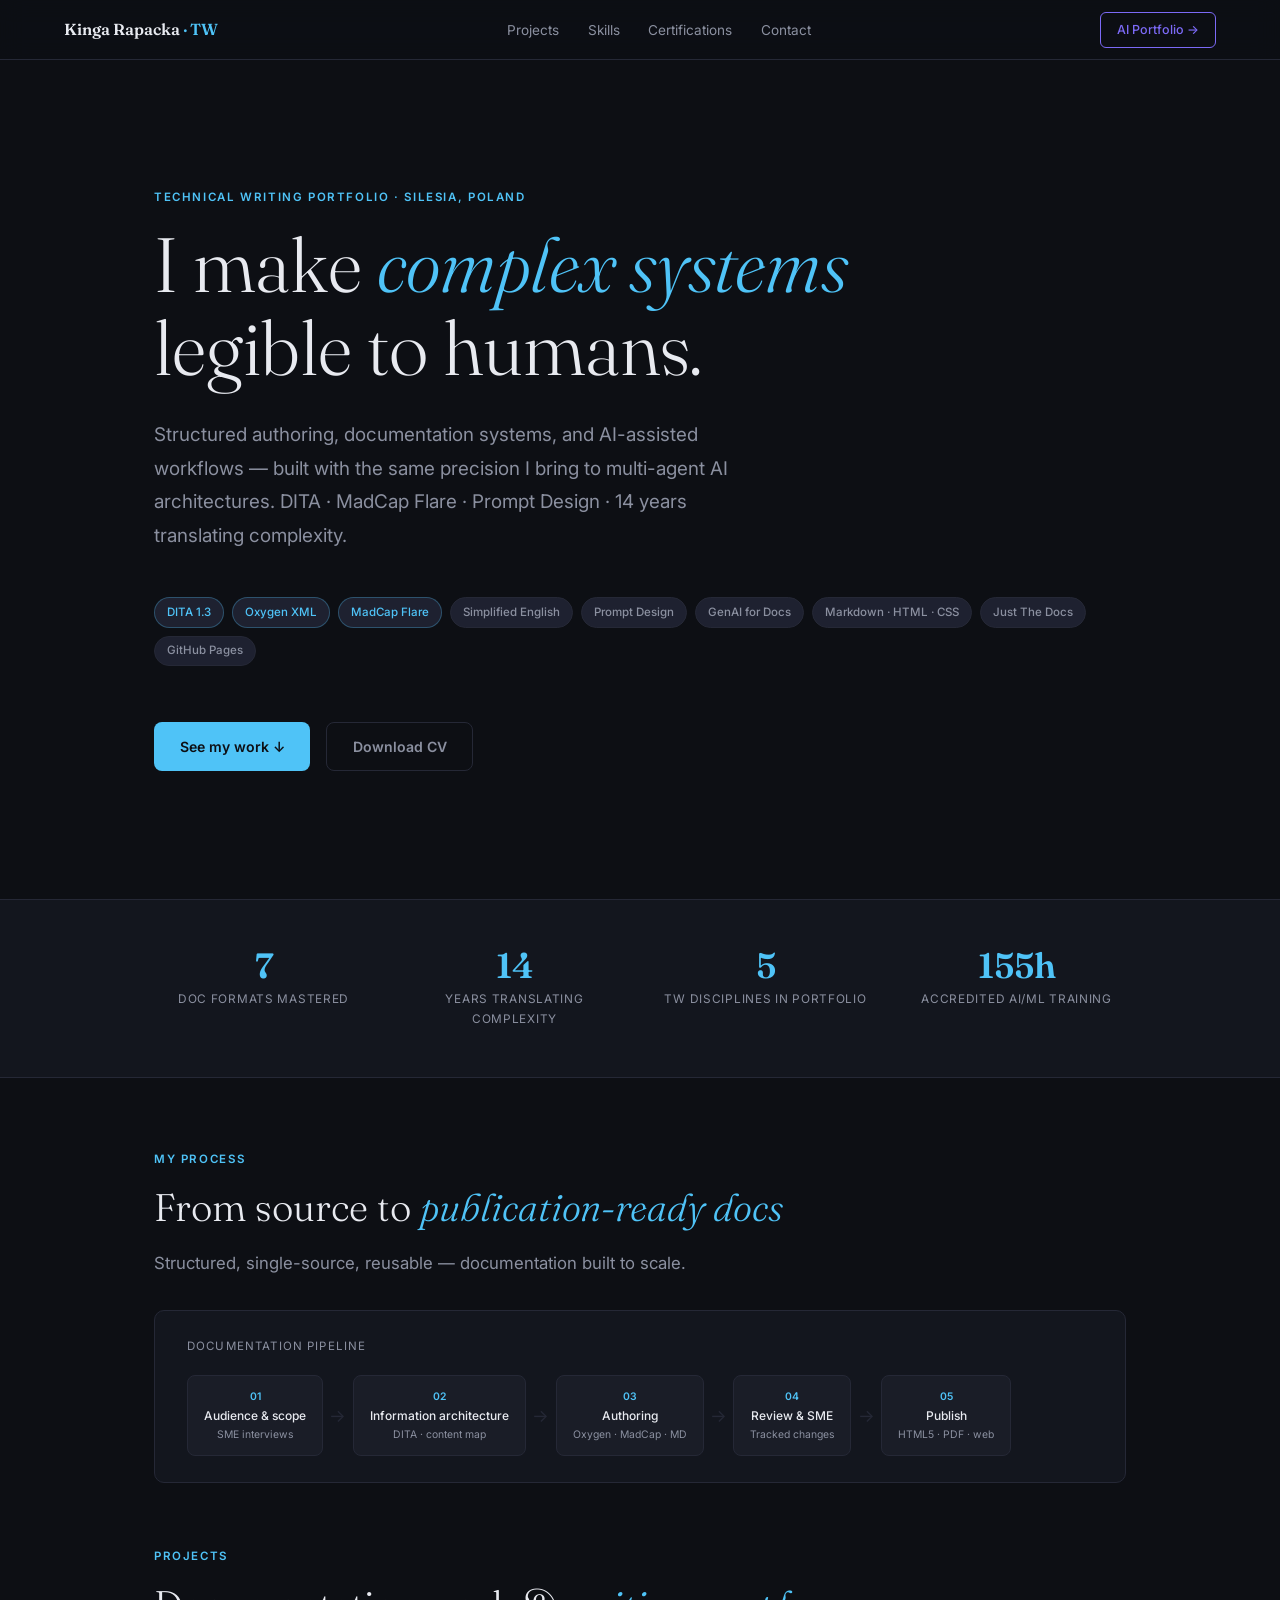
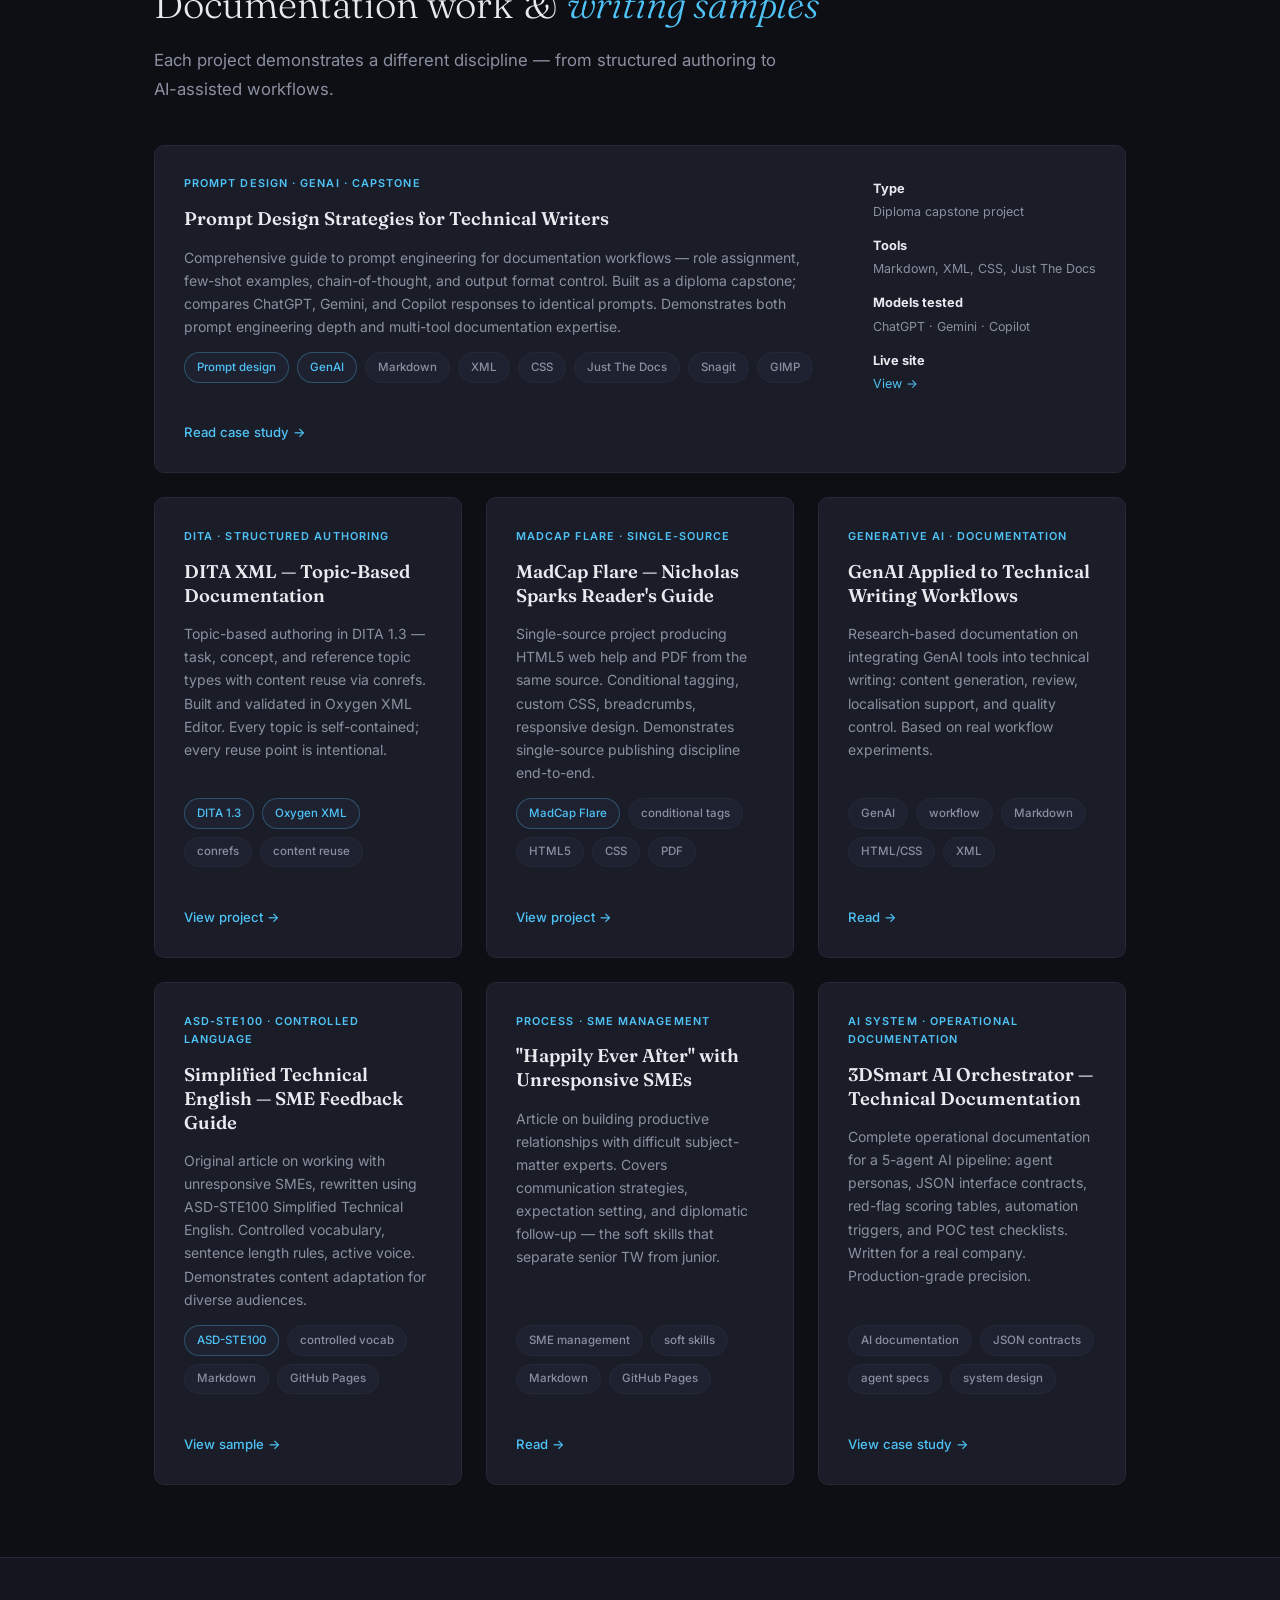
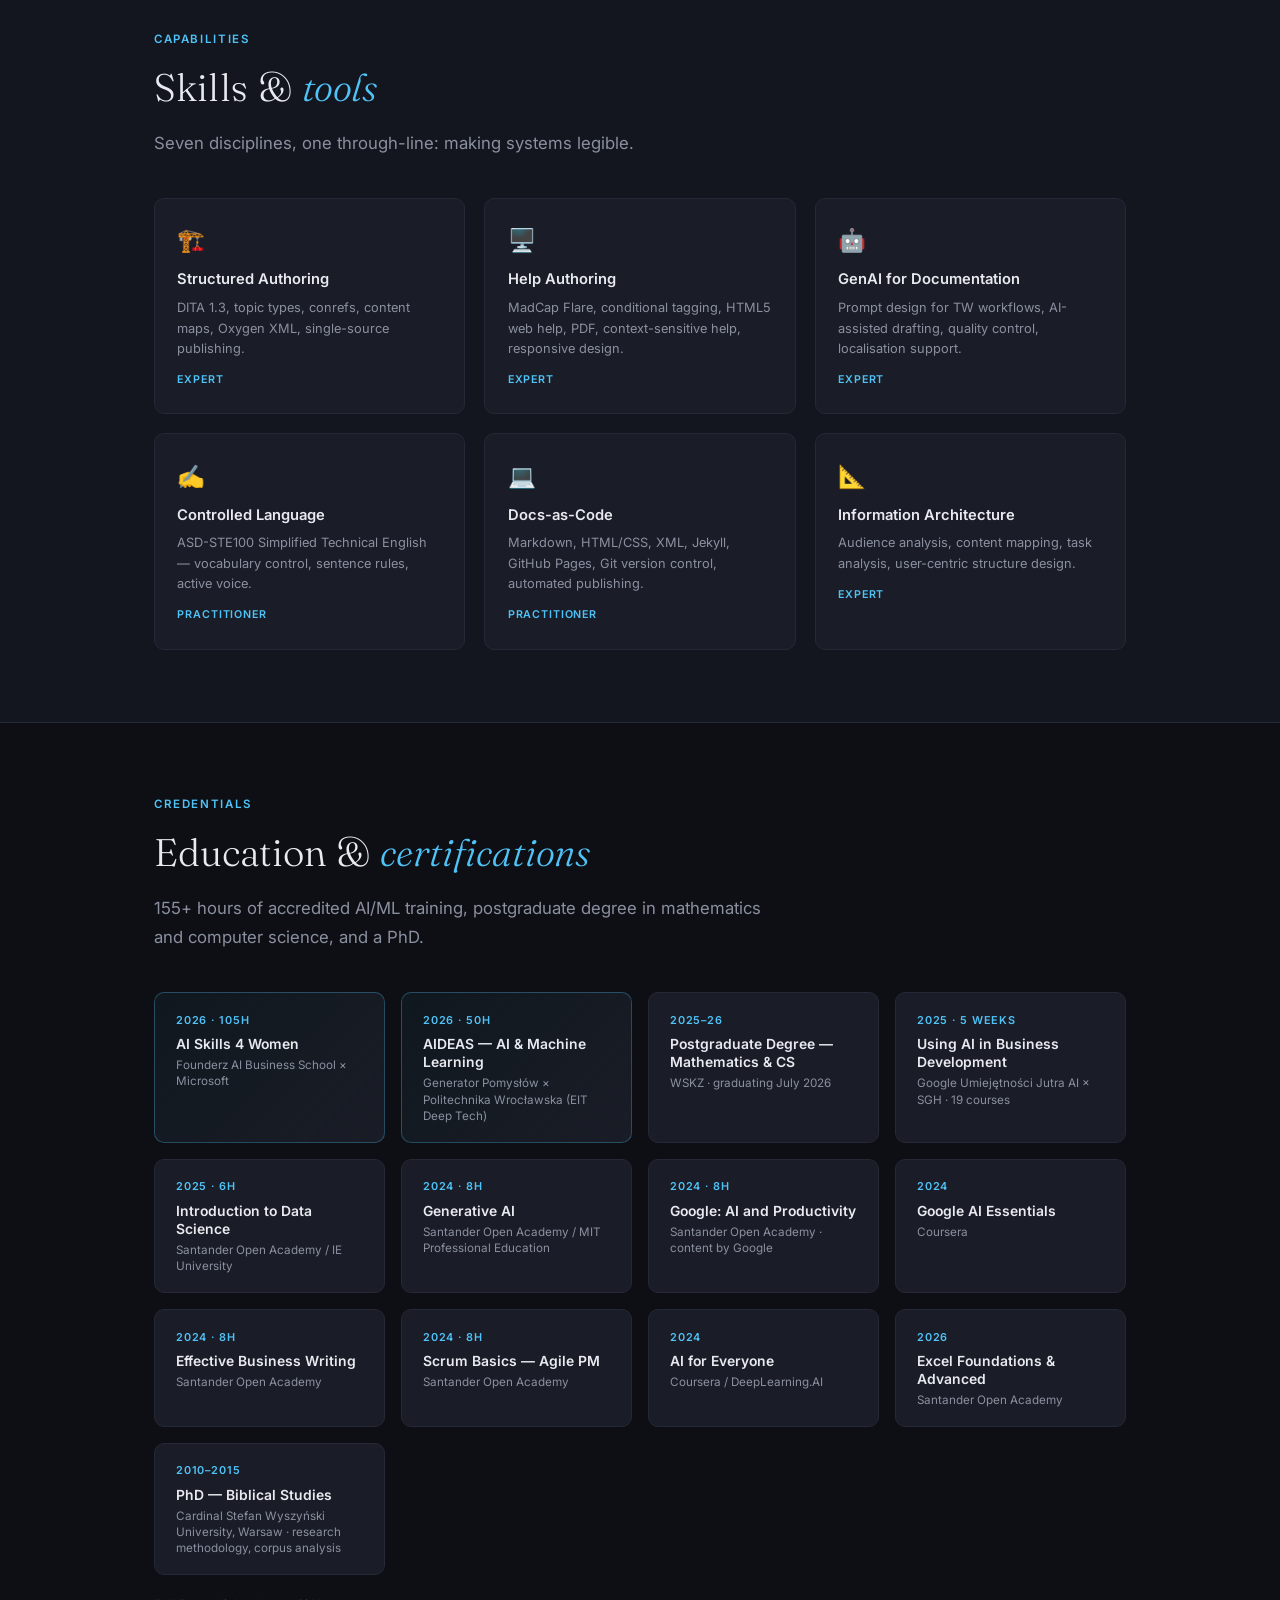
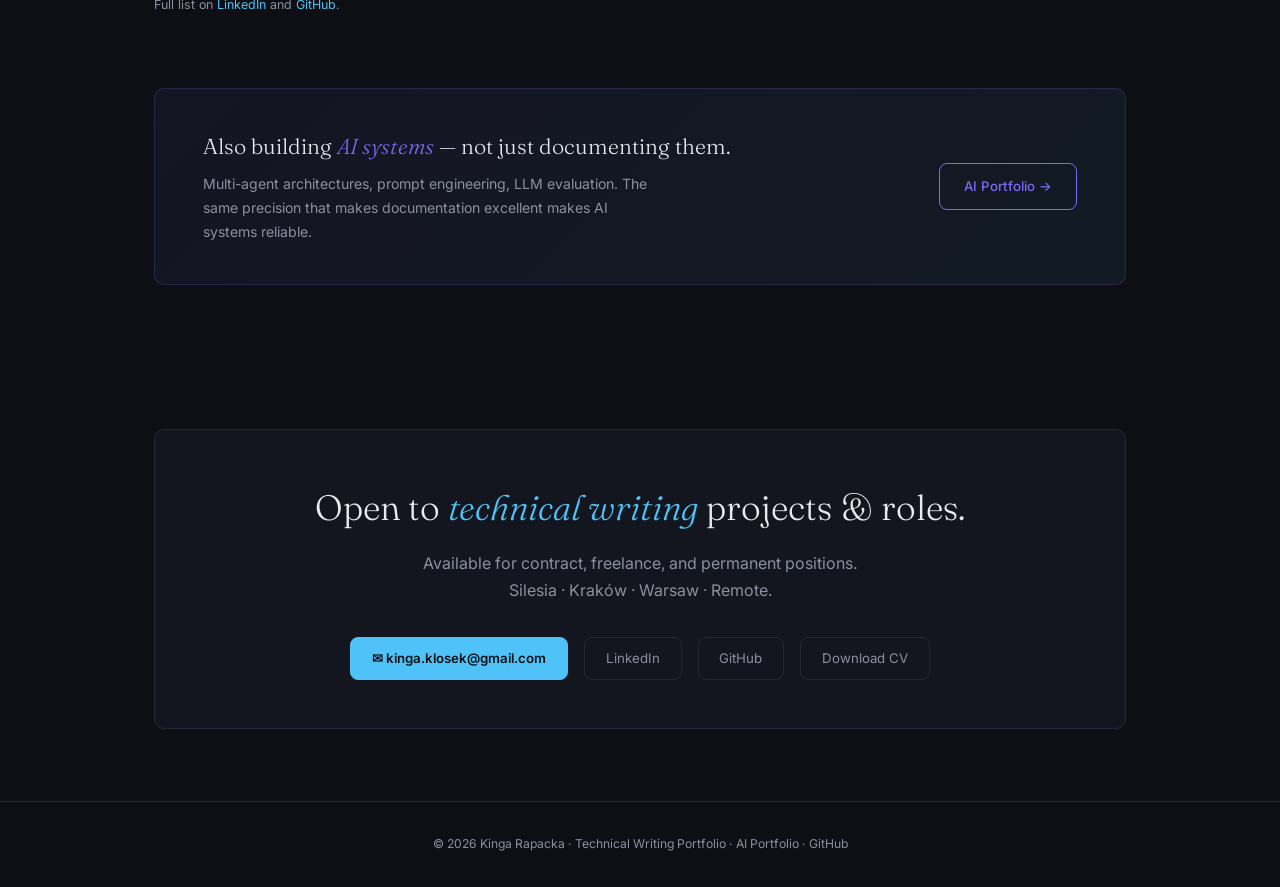
<file: index.html>
<!DOCTYPE html>
<html lang="en">
<head>
  <meta charset="UTF-8" />
  <meta name="viewport" content="width=device-width, initial-scale=1.0" />
  <meta name="description" content="Kinga Rapacka — Technical Writer. DITA, MadCap Flare, structured authoring, prompt design, AI-assisted documentation." />
  <title>Kinga Rapacka — Technical Writer</title>
  <link rel="preconnect" href="https://fonts.googleapis.com" />
  <link rel="preconnect" href="https://fonts.gstatic.com" crossorigin />
  <link href="https://fonts.googleapis.com/css2?family=Inter:wght@300;400;500;600&family=Fraunces:ital,wght@0,300;0,600;1,300;1,600&display=swap" rel="stylesheet" />
  <link rel="stylesheet" href="style.css" />
  <style>
    /* ── HERO (index only) ── */
    .hero { min-height: 88vh; display: flex; flex-direction: column; justify-content: center; padding: clamp(4rem,10vw,8rem) clamp(1.5rem,5vw,4rem); max-width: 1100px; margin: 0 auto; }
    .hero h1 { font-family: var(--ff-display); font-size: clamp(2.8rem,6vw,5rem); font-weight: 300; line-height: 1.08; margin-bottom: 1.8rem; }
    .hero h1 em { font-style: italic; color: var(--accent); }
    .hero-sub { font-size: clamp(1rem,2vw,1.18rem); color: var(--muted); max-width: 620px; margin-bottom: 2.8rem; line-height: 1.78; }
    /* workflow bar */
    .wf-bar { background: var(--bg-mid); border: 1px solid var(--border); border-radius: var(--radius); padding: 1.6rem 2rem; margin-bottom: 4rem; overflow-x: auto; }
    .wf-label { font-size: .72rem; letter-spacing: .1em; text-transform: uppercase; color: var(--muted); margin-bottom: 1.2rem; }
    .wf-steps { display: flex; align-items: center; gap: 0; min-width: max-content; }
    .wf-box { background: var(--bg-card); border: 1px solid var(--border); border-radius: 8px; padding: .7rem 1rem; text-align: center; min-width: 110px; }
    .wf-num { font-size: .65rem; color: var(--accent); font-weight: 600; margin-bottom: .2rem; }
    .wf-name { font-size: .75rem; font-weight: 500; color: var(--text); line-height: 1.3; }
    .wf-sub { font-size: .65rem; color: var(--muted); margin-top: .15rem; }
    .wf-arr { padding: 0 .4rem; color: var(--border); font-size: 1.1rem; }
    /* section spacing */
    .section { max-width: 1100px; margin: 0 auto; padding: 4.5rem clamp(1.5rem,5vw,4rem); }
  </style>
</head>
<body>

<nav>
  <a class="nav-logo" href="index.html">Kinga Rapacka <span>· TW</span></a>
  <ul class="nav-links">
    <li><a href="#projects">Projects</a></li>
    <li><a href="#skills">Skills</a></li>
    <li><a href="#certifications">Certifications</a></li>
    <li><a href="#contact">Contact</a></li>
  </ul>
  <a class="nav-cta" href="https://kinrap.github.io/AI_Portfolio/index.html" target="_blank">AI Portfolio →</a>
</nav>

<!-- ═══ HERO ═══ -->
<div class="hero">
  <p class="eyebrow">Technical Writing Portfolio · Silesia, Poland</p>
  <h1>I make <em>complex systems</em><br>legible to humans.</h1>
  <p class="hero-sub">Structured authoring, documentation systems, and AI-assisted workflows — built with the same precision I bring to multi-agent AI architectures. DITA · MadCap Flare · Prompt Design · 14 years translating complexity.</p>
  <div class="tags">
    <span class="tag accent">DITA 1.3</span>
    <span class="tag accent">Oxygen XML</span>
    <span class="tag accent">MadCap Flare</span>
    <span class="tag">Simplified English</span>
    <span class="tag">Prompt Design</span>
    <span class="tag">GenAI for Docs</span>
    <span class="tag">Markdown · HTML · CSS</span>
    <span class="tag">Just The Docs</span>
    <span class="tag">GitHub Pages</span>
  </div>
  <div class="btn-row">
    <a class="btn btn-primary" href="#projects">See my work ↓</a>
    <a class="btn btn-ghost" href="https://kinrap.github.io/AI_Portfolio/assets/Kinga_Rapacka_CV.pdf" target="_blank">Download CV</a>
  </div>
</div>

<!-- ═══ STATS ═══ -->
<div class="full-bleed">
  <div class="page-wrap">
    <div class="stats-row">
      <div class="stat"><div class="stat-num">7</div><div class="stat-label">doc formats mastered</div></div>
      <div class="stat"><div class="stat-num">14</div><div class="stat-label">years translating complexity</div></div>
      <div class="stat"><div class="stat-num">5</div><div class="stat-label">TW disciplines in portfolio</div></div>
      <div class="stat"><div class="stat-num">155h</div><div class="stat-label">accredited AI/ML training</div></div>
    </div>
  </div>
</div>

<!-- ═══ WORKFLOW ═══ -->
<div class="section">
  <p class="eyebrow">My process</p>
  <h2 class="page-title" style="font-size:clamp(1.7rem,3vw,2.4rem);">From source to <em>publication-ready docs</em></h2>
  <p class="lead" style="margin-bottom:2rem;">Structured, single-source, reusable — documentation built to scale.</p>

  <div class="wf-bar">
    <div class="wf-label">Documentation pipeline</div>
    <div class="wf-steps">
      <div class="wf-box"><div class="wf-num">01</div><div class="wf-name">Audience &amp; scope</div><div class="wf-sub">SME interviews</div></div>
      <div class="wf-arr">→</div>
      <div class="wf-box"><div class="wf-num">02</div><div class="wf-name">Information architecture</div><div class="wf-sub">DITA · content map</div></div>
      <div class="wf-arr">→</div>
      <div class="wf-box"><div class="wf-num">03</div><div class="wf-name">Authoring</div><div class="wf-sub">Oxygen · MadCap · MD</div></div>
      <div class="wf-arr">→</div>
      <div class="wf-box"><div class="wf-num">04</div><div class="wf-name">Review &amp; SME</div><div class="wf-sub">Tracked changes</div></div>
      <div class="wf-arr">→</div>
      <div class="wf-box"><div class="wf-num">05</div><div class="wf-name">Publish</div><div class="wf-sub">HTML5 · PDF · web</div></div>
    </div>
  </div>

  <!-- ═══ PROJECTS ═══ -->
  <p class="eyebrow" id="projects">Projects</p>
  <h2 class="page-title" style="font-size:clamp(1.7rem,3vw,2.4rem);">Documentation work &amp; <em>writing samples</em></h2>
  <p class="lead">Each project demonstrates a different discipline — from structured authoring to AI-assisted workflows.</p>

  <div class="projects-grid">

    <!-- FEATURED -->
    <div class="project-card featured reveal">
      <div class="featured-body">
        <p class="card-eyebrow">Prompt Design · GenAI · Capstone</p>
        <h3 class="card-title">Prompt Design Strategies for Technical Writers</h3>
        <p class="card-desc">Comprehensive guide to prompt engineering for documentation workflows — role assignment, few-shot examples, chain-of-thought, and output format control. Built as a diploma capstone; compares ChatGPT, Gemini, and Copilot responses to identical prompts. Demonstrates both prompt engineering depth and multi-tool documentation expertise.</p>
        <div class="tags">
          <span class="tag accent">Prompt design</span><span class="tag accent">GenAI</span>
          <span class="tag">Markdown</span><span class="tag">XML</span><span class="tag">CSS</span><span class="tag">Just The Docs</span><span class="tag">Snagit</span><span class="tag">GIMP</span>
        </div>
        <a class="card-link" href="projects/prompt-design.html">Read case study →</a>
      </div>
      <div class="featured-meta">
        <div class="meta-row"><strong>Type</strong>Diploma capstone project</div>
        <div class="meta-row"><strong>Tools</strong>Markdown, XML, CSS, Just The Docs</div>
        <div class="meta-row"><strong>Models tested</strong>ChatGPT · Gemini · Copilot</div>
        <div class="meta-row"><strong>Live site</strong><a href="https://kinrap.github.io/GenerativeAIForTechWriters/Docs/WritingInstruction.html" target="_blank" style="color:var(--accent)">View →</a></div>
      </div>
    </div>

    <!-- DITA -->
    <div class="project-card reveal">
      <p class="card-eyebrow">DITA · Structured Authoring</p>
      <h3 class="card-title">DITA XML — Topic-Based Documentation</h3>
      <p class="card-desc">Topic-based authoring in DITA 1.3 — task, concept, and reference topic types with content reuse via conrefs. Built and validated in Oxygen XML Editor. Every topic is self-contained; every reuse point is intentional.</p>
      <div class="tags"><span class="tag accent">DITA 1.3</span><span class="tag accent">Oxygen XML</span><span class="tag">conrefs</span><span class="tag">content reuse</span></div>
      <a class="card-link" href="projects/dita.html">View project →</a>
    </div>

    <!-- MadCap -->
    <div class="project-card reveal">
      <p class="card-eyebrow">MadCap Flare · Single-Source</p>
      <h3 class="card-title">MadCap Flare — Nicholas Sparks Reader's Guide</h3>
      <p class="card-desc">Single-source project producing HTML5 web help and PDF from the same source. Conditional tagging, custom CSS, breadcrumbs, responsive design. Demonstrates single-source publishing discipline end-to-end.</p>
      <div class="tags"><span class="tag accent">MadCap Flare</span><span class="tag">conditional tags</span><span class="tag">HTML5</span><span class="tag">CSS</span><span class="tag">PDF</span></div>
      <a class="card-link" href="projects/madcap.html">View project →</a>
    </div>

    <!-- GenAI for TW -->
    <div class="project-card reveal">
      <p class="card-eyebrow">Generative AI · Documentation</p>
      <h3 class="card-title">GenAI Applied to Technical Writing Workflows</h3>
      <p class="card-desc">Research-based documentation on integrating GenAI tools into technical writing: content generation, review, localisation support, and quality control. Based on real workflow experiments.</p>
      <div class="tags"><span class="tag">GenAI</span><span class="tag">workflow</span><span class="tag">Markdown</span><span class="tag">HTML/CSS</span><span class="tag">XML</span></div>
      <a class="card-link" href="projects/genai-tw.html">Read →</a>
    </div>

    <!-- Simplified English -->
    <div class="project-card reveal">
      <p class="card-eyebrow">ASD-STE100 · Controlled Language</p>
      <h3 class="card-title">Simplified Technical English — SME Feedback Guide</h3>
      <p class="card-desc">Original article on working with unresponsive SMEs, rewritten using ASD-STE100 Simplified Technical English. Controlled vocabulary, sentence length rules, active voice. Demonstrates content adaptation for diverse audiences.</p>
      <div class="tags"><span class="tag accent">ASD-STE100</span><span class="tag">controlled vocab</span><span class="tag">Markdown</span><span class="tag">GitHub Pages</span></div>
      <a class="card-link" href="projects/simplified-english.html">View sample →</a>
    </div>

    <!-- Unresponsive SME -->
    <div class="project-card reveal">
      <p class="card-eyebrow">Process · SME Management</p>
      <h3 class="card-title">"Happily Ever After" with Unresponsive SMEs</h3>
      <p class="card-desc">Article on building productive relationships with difficult subject-matter experts. Covers communication strategies, expectation setting, and diplomatic follow-up — the soft skills that separate senior TW from junior.</p>
      <div class="tags"><span class="tag">SME management</span><span class="tag">soft skills</span><span class="tag">Markdown</span><span class="tag">GitHub Pages</span></div>
      <a class="card-link" href="projects/unresponsive-sme.html">Read →</a>
    </div>

    <!-- 3DSmart -->
    <div class="project-card reveal">
      <p class="card-eyebrow">AI System · Operational Documentation</p>
      <h3 class="card-title">3DSmart AI Orchestrator — Technical Documentation</h3>
      <p class="card-desc">Complete operational documentation for a 5-agent AI pipeline: agent personas, JSON interface contracts, red-flag scoring tables, automation triggers, and POC test checklists. Written for a real company. Production-grade precision.</p>
      <div class="tags"><span class="tag">AI documentation</span><span class="tag">JSON contracts</span><span class="tag">agent specs</span><span class="tag">system design</span></div>
      <a class="card-link" href="https://kinrap.github.io/AI_Portfolio/projects/3dsmart.html" target="_blank">View case study →</a>
    </div>

  </div>
</div><!-- /section -->

<!-- ═══ SKILLS ═══ -->
<div class="full-bleed">
<div class="section" id="skills">
  <p class="eyebrow">Capabilities</p>
  <h2 class="page-title" style="font-size:clamp(1.7rem,3vw,2.4rem);">Skills &amp; <em>tools</em></h2>
  <p class="lead">Seven disciplines, one through-line: making systems legible.</p>
  <div class="skills-grid">
    <div class="skill-card"><div class="skill-icon">🏗️</div><div class="skill-name">Structured Authoring</div><div class="skill-desc">DITA 1.3, topic types, conrefs, content maps, Oxygen XML, single-source publishing.</div><span class="skill-level">Expert</span></div>
    <div class="skill-card"><div class="skill-icon">🖥️</div><div class="skill-name">Help Authoring</div><div class="skill-desc">MadCap Flare, conditional tagging, HTML5 web help, PDF, context-sensitive help, responsive design.</div><span class="skill-level">Expert</span></div>
    <div class="skill-card"><div class="skill-icon">🤖</div><div class="skill-name">GenAI for Documentation</div><div class="skill-desc">Prompt design for TW workflows, AI-assisted drafting, quality control, localisation support.</div><span class="skill-level">Expert</span></div>
    <div class="skill-card"><div class="skill-icon">✍️</div><div class="skill-name">Controlled Language</div><div class="skill-desc">ASD-STE100 Simplified Technical English — vocabulary control, sentence rules, active voice.</div><span class="skill-level">Practitioner</span></div>
    <div class="skill-card"><div class="skill-icon">💻</div><div class="skill-name">Docs-as-Code</div><div class="skill-desc">Markdown, HTML/CSS, XML, Jekyll, GitHub Pages, Git version control, automated publishing.</div><span class="skill-level">Practitioner</span></div>
    <div class="skill-card"><div class="skill-icon">📐</div><div class="skill-name">Information Architecture</div><div class="skill-desc">Audience analysis, content mapping, task analysis, user-centric structure design.</div><span class="skill-level">Expert</span></div>
  </div>
</div>
</div>

<!-- ═══ CERTIFICATIONS ═══ -->
<div class="section" id="certifications">
  <p class="eyebrow">Credentials</p>
  <h2 class="page-title" style="font-size:clamp(1.7rem,3vw,2.4rem);">Education &amp; <em>certifications</em></h2>
  <p class="lead">155+ hours of accredited AI/ML training, postgraduate degree in mathematics and computer science, and a PhD.</p>
  <div class="certs-grid">
    <div class="cert-card featured"><div class="cert-year">2026 · 105h</div><div class="cert-name">AI Skills 4 Women</div><div class="cert-issuer">Founderz AI Business School × Microsoft</div></div>
    <div class="cert-card featured"><div class="cert-year">2026 · 50h</div><div class="cert-name">AIDEAS — AI &amp; Machine Learning</div><div class="cert-issuer">Generator Pomysłów × Politechnika Wrocławska (EIT Deep Tech)</div></div>
    <div class="cert-card"><div class="cert-year">2025–26</div><div class="cert-name">Postgraduate Degree — Mathematics &amp; CS</div><div class="cert-issuer">WSKZ · graduating July 2026</div></div>
    <div class="cert-card"><div class="cert-year">2025 · 5 weeks</div><div class="cert-name">Using AI in Business Development</div><div class="cert-issuer">Google Umiejętności Jutra AI × SGH · 19 courses</div></div>
    <div class="cert-card"><div class="cert-year">2025 · 6h</div><div class="cert-name">Introduction to Data Science</div><div class="cert-issuer">Santander Open Academy / IE University</div></div>
    <div class="cert-card"><div class="cert-year">2024 · 8h</div><div class="cert-name">Generative AI</div><div class="cert-issuer">Santander Open Academy / MIT Professional Education</div></div>
    <div class="cert-card"><div class="cert-year">2024 · 8h</div><div class="cert-name">Google: AI and Productivity</div><div class="cert-issuer">Santander Open Academy · content by Google</div></div>
    <div class="cert-card"><div class="cert-year">2024</div><div class="cert-name">Google AI Essentials</div><div class="cert-issuer">Coursera</div></div>
    <div class="cert-card"><div class="cert-year">2024 · 8h</div><div class="cert-name">Effective Business Writing</div><div class="cert-issuer">Santander Open Academy</div></div>
    <div class="cert-card"><div class="cert-year">2024 · 8h</div><div class="cert-name">Scrum Basics — Agile PM</div><div class="cert-issuer">Santander Open Academy</div></div>
    <div class="cert-card"><div class="cert-year">2024</div><div class="cert-name">AI for Everyone</div><div class="cert-issuer">Coursera / DeepLearning.AI</div></div>
    <div class="cert-card"><div class="cert-year">2026</div><div class="cert-name">Excel Foundations &amp; Advanced</div><div class="cert-issuer">Santander Open Academy</div></div>
    <div class="cert-card"><div class="cert-year">2010–2015</div><div class="cert-name">PhD — Biblical Studies</div><div class="cert-issuer">Cardinal Stefan Wyszyński University, Warsaw · research methodology, corpus analysis</div></div>
  </div>
  <p style="margin-top:1.2rem;font-size:.78rem;color:var(--muted);">Full list on <a href="https://www.linkedin.com/in/kinga-rapacka-29315a2a3" style="color:var(--accent)">LinkedIn</a> and <a href="https://github.com/KinRap" style="color:var(--accent)">GitHub</a>.</p>
</div>

<!-- ═══ BRIDGE ═══ -->
<div class="section" style="padding-top:0">
  <div class="bridge reveal">
    <div>
      <h3>Also building <em>AI systems</em> — not just documenting them.</h3>
      <p>Multi-agent architectures, prompt engineering, LLM evaluation. The same precision that makes documentation excellent makes AI systems reliable.</p>
    </div>
    <a class="bridge-btn" href="https://kinrap.github.io/AI_Portfolio/index.html" target="_blank">AI Portfolio →</a>
  </div>
</div>

<!-- ═══ CONTACT ═══ -->
<div class="section" id="contact">
  <div class="contact-box reveal">
    <h2>Open to <em>technical writing</em> projects &amp; roles.</h2>
    <p>Available for contract, freelance, and permanent positions.<br>Silesia · Kraków · Warsaw · Remote.</p>
    <div class="contact-links">
      <a class="contact-link primary" href="mailto:kinga.klosek@gmail.com">✉ kinga.klosek@gmail.com</a>
      <a class="contact-link" href="https://www.linkedin.com/in/kinga-rapacka-29315a2a3" target="_blank">LinkedIn</a>
      <a class="contact-link" href="https://github.com/KinRap" target="_blank">GitHub</a>
      <a class="contact-link" href="https://kinrap.github.io/AI_Portfolio/assets/Kinga_Rapacka_CV.pdf" target="_blank">Download CV</a>
    </div>
  </div>
</div>

<footer>© 2026 Kinga Rapacka · Technical Writing Portfolio · <a href="https://kinrap.github.io/AI_Portfolio/index.html">AI Portfolio</a> · <a href="https://github.com/KinRap">GitHub</a></footer>

<script>
  const obs = new IntersectionObserver(es => es.forEach(e => { if(e.isIntersecting){e.target.classList.add('visible');obs.unobserve(e.target);} }), {threshold:.1});
  document.querySelectorAll('.reveal').forEach(el => obs.observe(el));
</script>
</body>
</html>
</file>
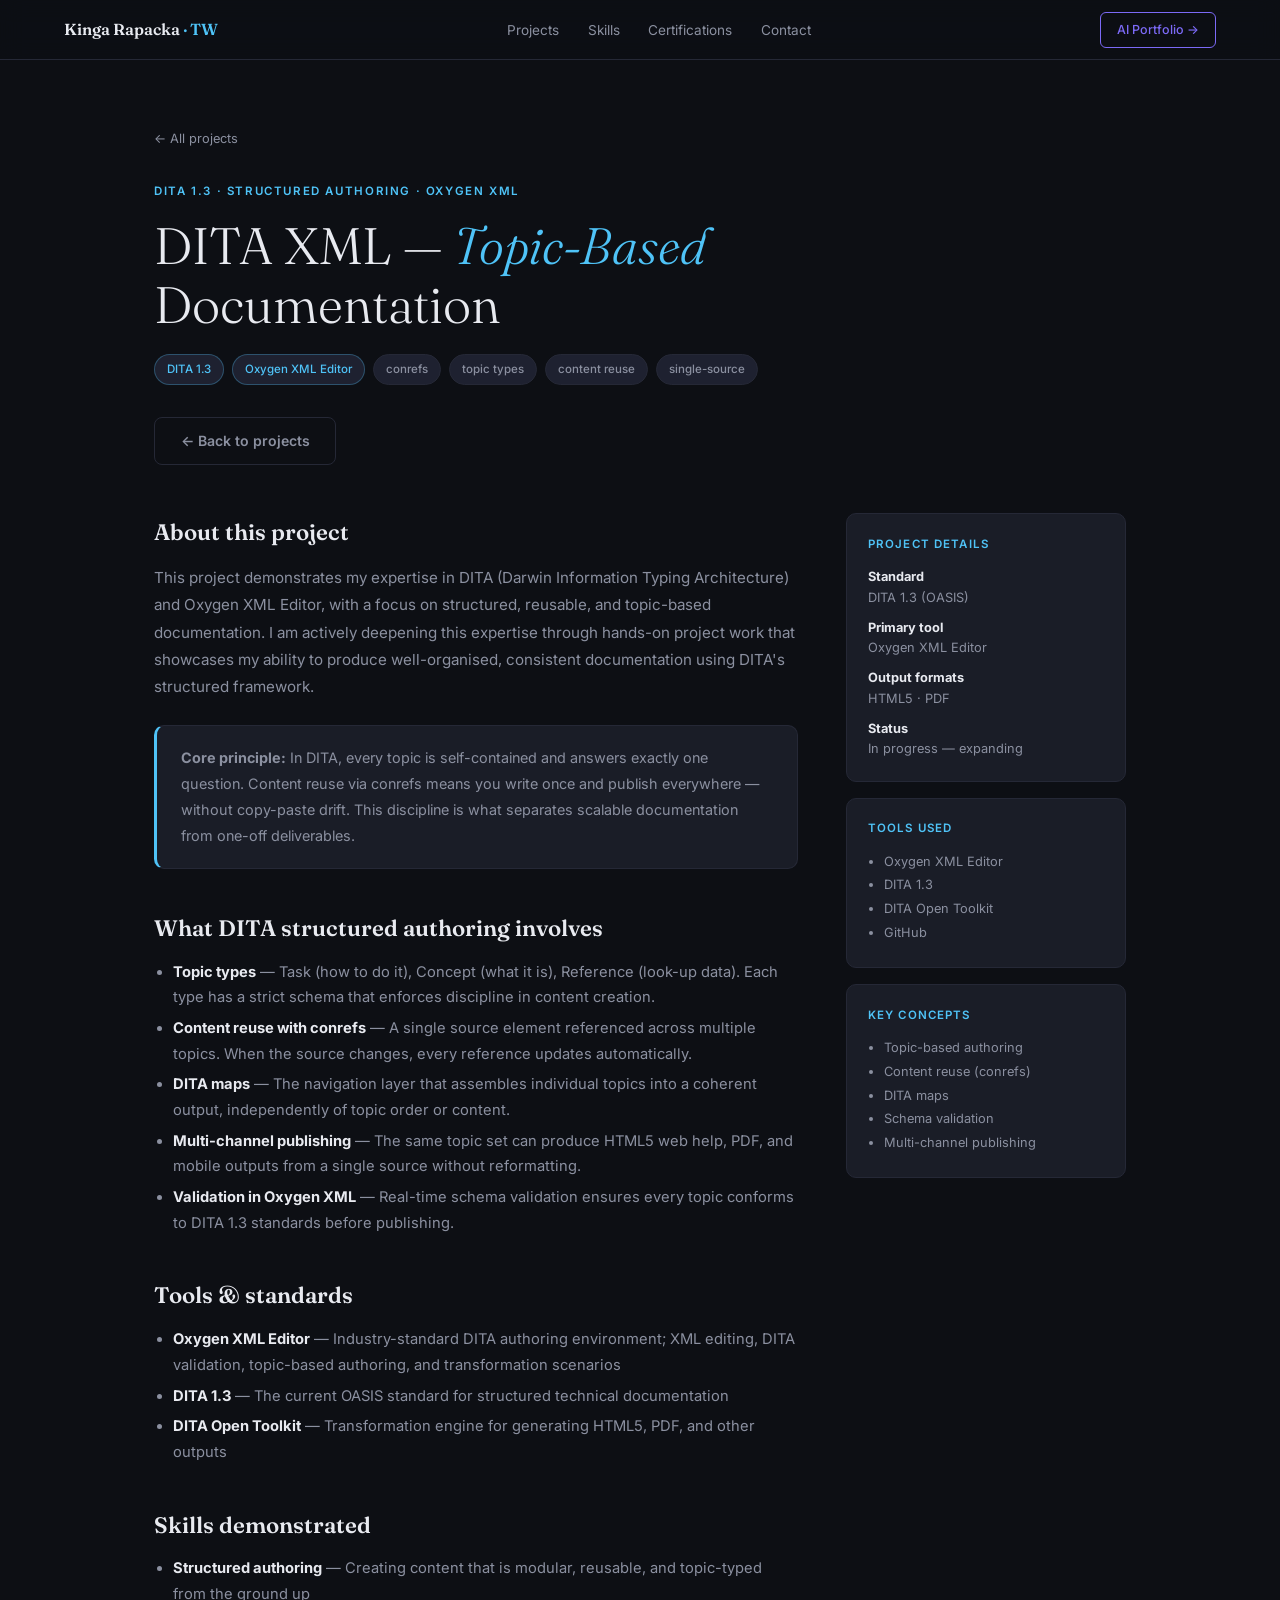
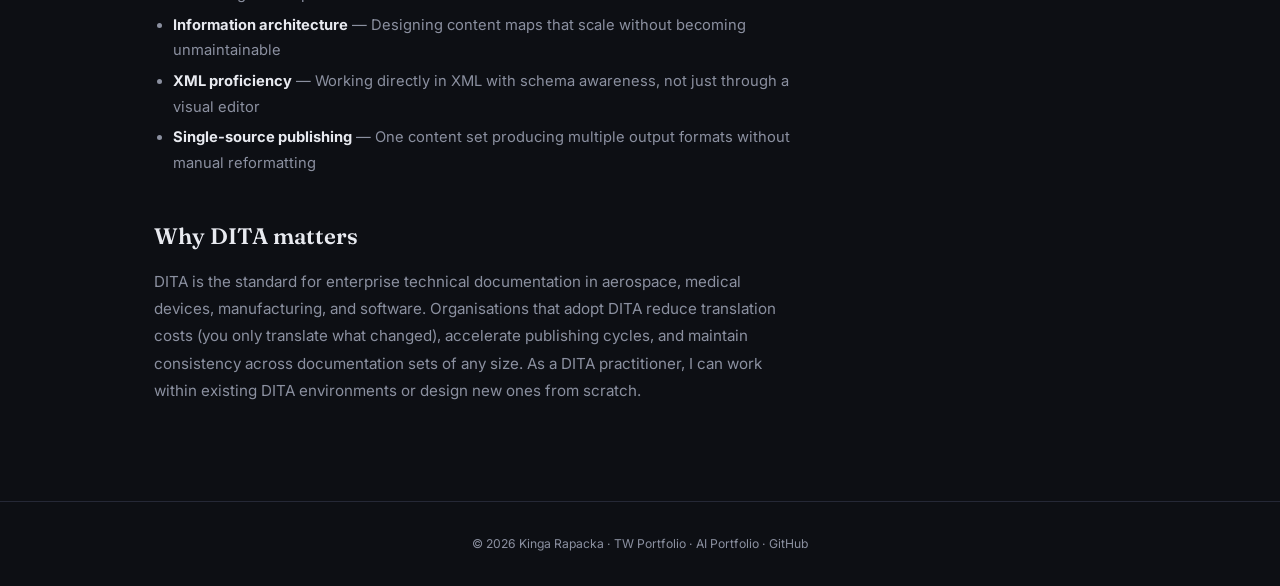
<file: projects/dita.html>
<!DOCTYPE html>
<html lang="en">
<head>
  <meta charset="UTF-8" /><meta name="viewport" content="width=device-width, initial-scale=1.0" />
  <meta name="description" content="DITA Structured Authoring — Kinga Rapacka Technical Writing Portfolio" />
  <title>DITA Structured Authoring — Kinga Rapacka</title>
  <link rel="preconnect" href="https://fonts.googleapis.com" />
  <link rel="preconnect" href="https://fonts.gstatic.com" crossorigin />
  <link href="https://fonts.googleapis.com/css2?family=Inter:wght@300;400;500;600&family=Fraunces:ital,wght@0,300;0,600;1,300;1,600&display=swap" rel="stylesheet" />
  <link rel="stylesheet" href="../style.css" />
</head>
<body>
<nav>
  <a class="nav-logo" href="../index.html">Kinga Rapacka <span style="color:var(--accent)">· TW</span></a>
  <ul class="nav-links">
    <li><a href="../index.html#projects">Projects</a></li>
    <li><a href="../index.html#skills">Skills</a></li>
    <li><a href="../index.html#certifications">Certifications</a></li>
    <li><a href="../index.html#contact">Contact</a></li>
  </ul>
  <a class="nav-cta" href="https://kinrap.github.io/AI_Protfolio/index.html" target="_blank">AI Portfolio →</a>
</nav>

<div class="project-hero">
  <a class="back-link" href="../index.html">← All projects</a>
  <p class="eyebrow">DITA 1.3 · Structured Authoring · Oxygen XML</p>
  <h1 class="page-title">DITA XML — <em>Topic-Based</em><br>Documentation</h1>
  <div class="tags">
    <span class="tag accent">DITA 1.3</span><span class="tag accent">Oxygen XML Editor</span>
    <span class="tag">conrefs</span><span class="tag">topic types</span><span class="tag">content reuse</span><span class="tag">single-source</span>
  </div>
  <div class="btn-row">
    <a class="btn btn-ghost" href="../index.html#projects">← Back to projects</a>
  </div>
</div>

<div class="project-body">
  <div class="project-content">

    <h2>About this project</h2>
    <p>This project demonstrates my expertise in DITA (Darwin Information Typing Architecture) and Oxygen XML Editor, with a focus on structured, reusable, and topic-based documentation. I am actively deepening this expertise through hands-on project work that showcases my ability to produce well-organised, consistent documentation using DITA's structured framework.</p>

    <div class="highlight-box">
      <p><strong>Core principle:</strong> In DITA, every topic is self-contained and answers exactly one question. Content reuse via conrefs means you write once and publish everywhere — without copy-paste drift. This discipline is what separates scalable documentation from one-off deliverables.</p>
    </div>

    <h2>What DITA structured authoring involves</h2>
    <ul>
      <li><strong>Topic types</strong> — Task (how to do it), Concept (what it is), Reference (look-up data). Each type has a strict schema that enforces discipline in content creation.</li>
      <li><strong>Content reuse with conrefs</strong> — A single source element referenced across multiple topics. When the source changes, every reference updates automatically.</li>
      <li><strong>DITA maps</strong> — The navigation layer that assembles individual topics into a coherent output, independently of topic order or content.</li>
      <li><strong>Multi-channel publishing</strong> — The same topic set can produce HTML5 web help, PDF, and mobile outputs from a single source without reformatting.</li>
      <li><strong>Validation in Oxygen XML</strong> — Real-time schema validation ensures every topic conforms to DITA 1.3 standards before publishing.</li>
    </ul>

    <h2>Tools &amp; standards</h2>
    <ul>
      <li><strong>Oxygen XML Editor</strong> — Industry-standard DITA authoring environment; XML editing, DITA validation, topic-based authoring, and transformation scenarios</li>
      <li><strong>DITA 1.3</strong> — The current OASIS standard for structured technical documentation</li>
      <li><strong>DITA Open Toolkit</strong> — Transformation engine for generating HTML5, PDF, and other outputs</li>
    </ul>

    <h2>Skills demonstrated</h2>
    <ul>
      <li><strong>Structured authoring</strong> — Creating content that is modular, reusable, and topic-typed from the ground up</li>
      <li><strong>Information architecture</strong> — Designing content maps that scale without becoming unmaintainable</li>
      <li><strong>XML proficiency</strong> — Working directly in XML with schema awareness, not just through a visual editor</li>
      <li><strong>Single-source publishing</strong> — One content set producing multiple output formats without manual reformatting</li>
    </ul>

    <h2>Why DITA matters</h2>
    <p>DITA is the standard for enterprise technical documentation in aerospace, medical devices, manufacturing, and software. Organisations that adopt DITA reduce translation costs (you only translate what changed), accelerate publishing cycles, and maintain consistency across documentation sets of any size. As a DITA practitioner, I can work within existing DITA environments or design new ones from scratch.</p>

  </div>

  <aside class="project-sidebar">
    <div class="sidebar-card">
      <h4>Project details</h4>
      <p><strong style="color:var(--text)">Standard</strong><br>DITA 1.3 (OASIS)</p>
      <p style="margin-top:.6rem"><strong style="color:var(--text)">Primary tool</strong><br>Oxygen XML Editor</p>
      <p style="margin-top:.6rem"><strong style="color:var(--text)">Output formats</strong><br>HTML5 · PDF</p>
      <p style="margin-top:.6rem"><strong style="color:var(--text)">Status</strong><br>In progress — expanding</p>
    </div>
    <div class="sidebar-card">
      <h4>Tools used</h4>
      <ul>
        <li>Oxygen XML Editor</li>
        <li>DITA 1.3</li>
        <li>DITA Open Toolkit</li>
        <li>GitHub</li>
      </ul>
    </div>
    <div class="sidebar-card">
      <h4>Key concepts</h4>
      <ul>
        <li>Topic-based authoring</li>
        <li>Content reuse (conrefs)</li>
        <li>DITA maps</li>
        <li>Schema validation</li>
        <li>Multi-channel publishing</li>
      </ul>
    </div>
  </aside>
</div>

<footer>© 2026 Kinga Rapacka · <a href="../index.html">TW Portfolio</a> · <a href="https://kinrap.github.io/AI_Protfolio/index.html">AI Portfolio</a> · <a href="https://github.com/KinRap">GitHub</a></footer>
</body>
</html>
</file>
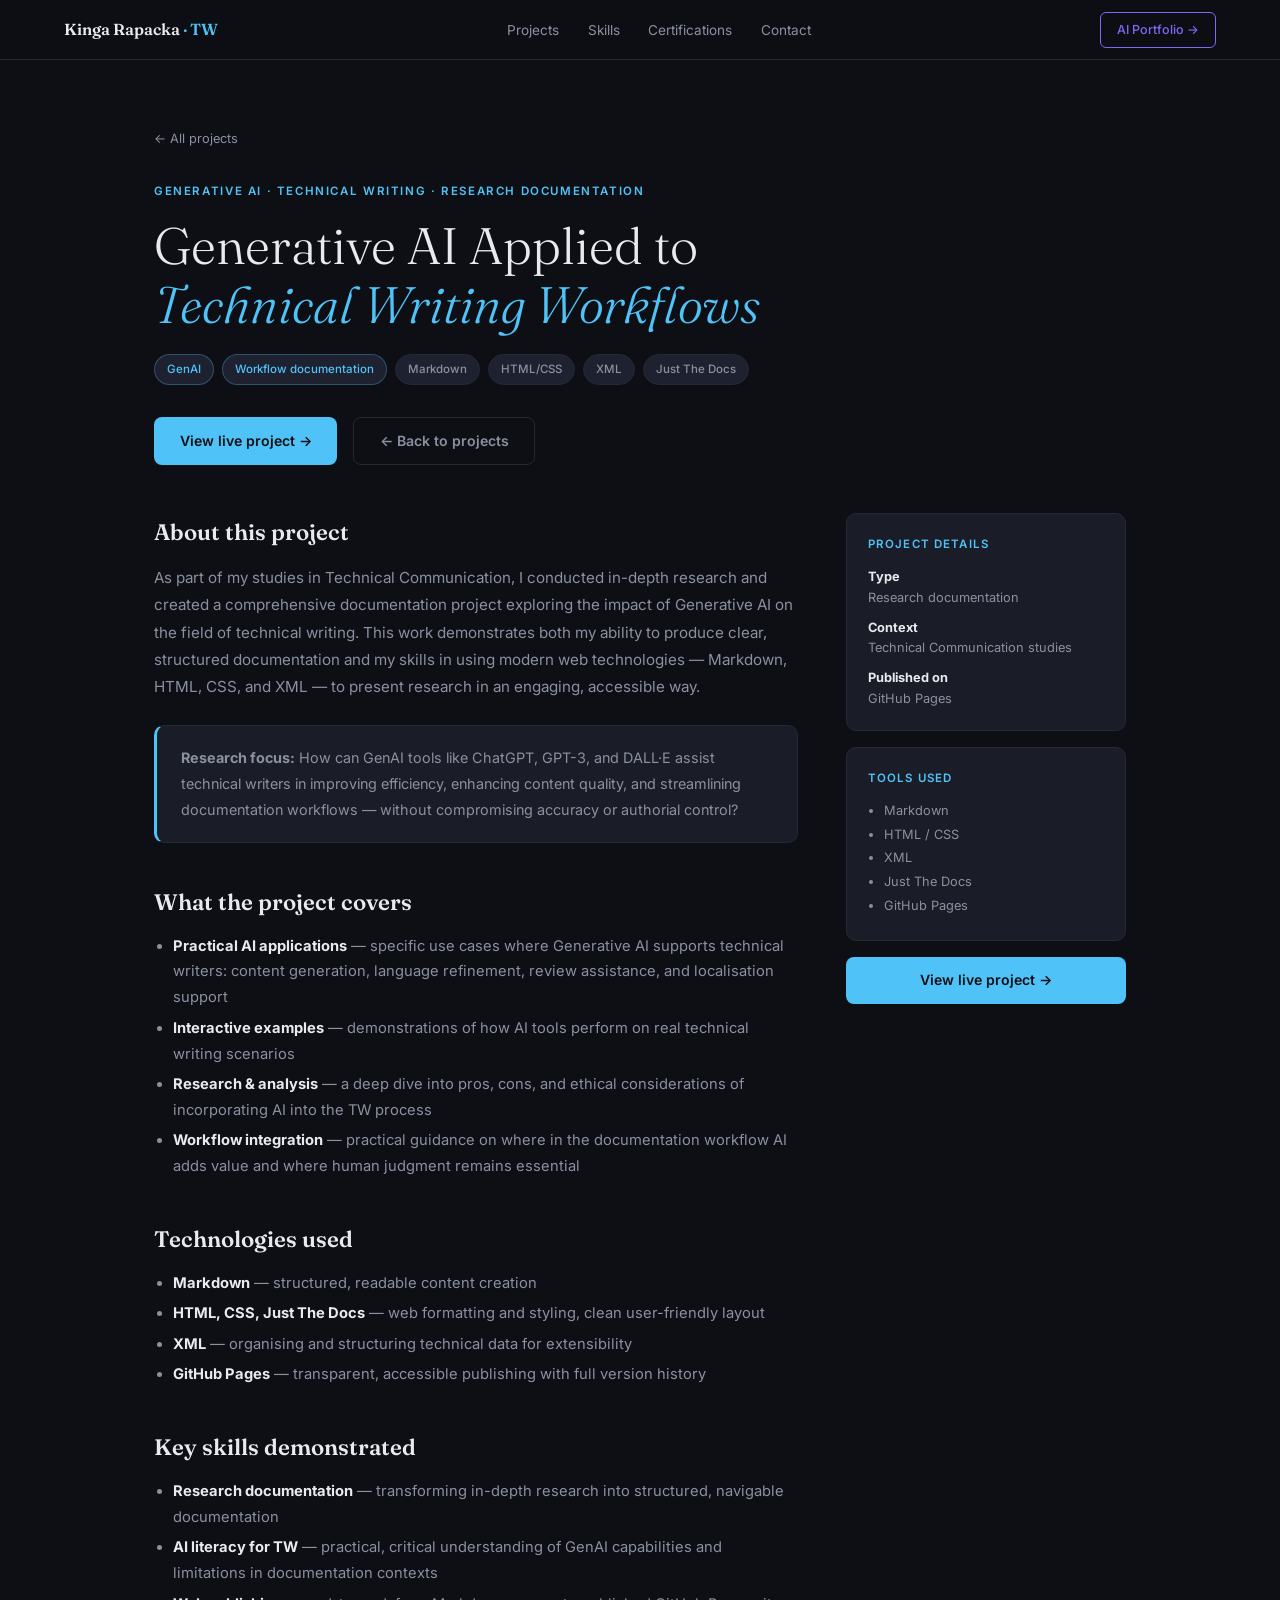
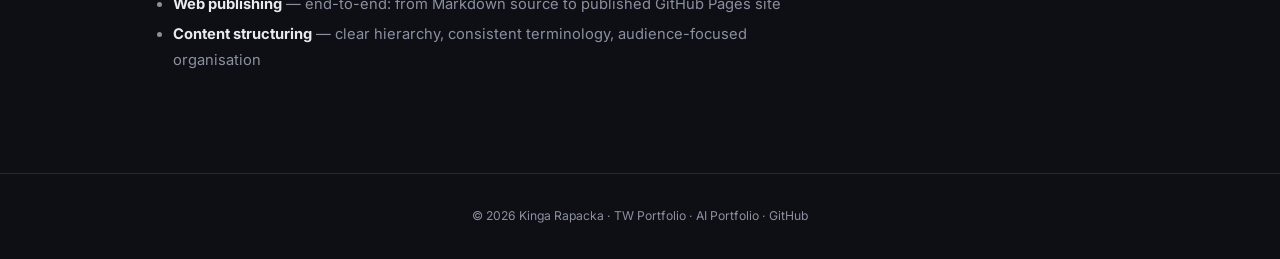
<file: projects/genai-tw.html>
<!DOCTYPE html>
<html lang="en">
<head>
  <meta charset="UTF-8" /><meta name="viewport" content="width=device-width, initial-scale=1.0" />
  <meta name="description" content="Generative AI for Technical Writing — Kinga Rapacka" />
  <title>GenAI for Technical Writing — Kinga Rapacka</title>
  <link rel="preconnect" href="https://fonts.googleapis.com" />
  <link rel="preconnect" href="https://fonts.gstatic.com" crossorigin />
  <link href="https://fonts.googleapis.com/css2?family=Inter:wght@300;400;500;600&family=Fraunces:ital,wght@0,300;0,600;1,300;1,600&display=swap" rel="stylesheet" />
  <link rel="stylesheet" href="../style.css" />
</head>
<body>
<nav>
  <a class="nav-logo" href="../index.html">Kinga Rapacka <span style="color:var(--accent)">· TW</span></a>
  <ul class="nav-links">
    <li><a href="../index.html#projects">Projects</a></li>
    <li><a href="../index.html#skills">Skills</a></li>
    <li><a href="../index.html#certifications">Certifications</a></li>
    <li><a href="../index.html#contact">Contact</a></li>
  </ul>
  <a class="nav-cta" href="https://kinrap.github.io/AI_Protfolio/index.html" target="_blank">AI Portfolio →</a>
</nav>

<div class="project-hero">
  <a class="back-link" href="../index.html">← All projects</a>
  <p class="eyebrow">Generative AI · Technical Writing · Research Documentation</p>
  <h1 class="page-title">Generative AI Applied to<br><em>Technical Writing Workflows</em></h1>
  <div class="tags">
    <span class="tag accent">GenAI</span><span class="tag accent">Workflow documentation</span>
    <span class="tag">Markdown</span><span class="tag">HTML/CSS</span><span class="tag">XML</span><span class="tag">Just The Docs</span>
  </div>
  <div class="btn-row">
    <a class="btn btn-primary" href="https://kinrap.github.io/GenerativeAIForTechWriters/" target="_blank">View live project →</a>
    <a class="btn btn-ghost" href="../index.html#projects">← Back to projects</a>
  </div>
</div>

<div class="project-body">
  <div class="project-content">

    <h2>About this project</h2>
    <p>As part of my studies in Technical Communication, I conducted in-depth research and created a comprehensive documentation project exploring the impact of Generative AI on the field of technical writing. This work demonstrates both my ability to produce clear, structured documentation and my skills in using modern web technologies — Markdown, HTML, CSS, and XML — to present research in an engaging, accessible way.</p>

    <div class="highlight-box">
      <p><strong>Research focus:</strong> How can GenAI tools like ChatGPT, GPT-3, and DALL·E assist technical writers in improving efficiency, enhancing content quality, and streamlining documentation workflows — without compromising accuracy or authorial control?</p>
    </div>

    <h2>What the project covers</h2>
    <ul>
      <li><strong>Practical AI applications</strong> — specific use cases where Generative AI supports technical writers: content generation, language refinement, review assistance, and localisation support</li>
      <li><strong>Interactive examples</strong> — demonstrations of how AI tools perform on real technical writing scenarios</li>
      <li><strong>Research &amp; analysis</strong> — a deep dive into pros, cons, and ethical considerations of incorporating AI into the TW process</li>
      <li><strong>Workflow integration</strong> — practical guidance on where in the documentation workflow AI adds value and where human judgment remains essential</li>
    </ul>

    <h2>Technologies used</h2>
    <ul>
      <li><strong>Markdown</strong> — structured, readable content creation</li>
      <li><strong>HTML, CSS, Just The Docs</strong> — web formatting and styling, clean user-friendly layout</li>
      <li><strong>XML</strong> — organising and structuring technical data for extensibility</li>
      <li><strong>GitHub Pages</strong> — transparent, accessible publishing with full version history</li>
    </ul>

    <h2>Key skills demonstrated</h2>
    <ul>
      <li><strong>Research documentation</strong> — transforming in-depth research into structured, navigable documentation</li>
      <li><strong>AI literacy for TW</strong> — practical, critical understanding of GenAI capabilities and limitations in documentation contexts</li>
      <li><strong>Web publishing</strong> — end-to-end: from Markdown source to published GitHub Pages site</li>
      <li><strong>Content structuring</strong> — clear hierarchy, consistent terminology, audience-focused organisation</li>
    </ul>

  </div>

  <aside class="project-sidebar">
    <div class="sidebar-card">
      <h4>Project details</h4>
      <p><strong style="color:var(--text)">Type</strong><br>Research documentation</p>
      <p style="margin-top:.6rem"><strong style="color:var(--text)">Context</strong><br>Technical Communication studies</p>
      <p style="margin-top:.6rem"><strong style="color:var(--text)">Published on</strong><br>GitHub Pages</p>
    </div>
    <div class="sidebar-card">
      <h4>Tools used</h4>
      <ul><li>Markdown</li><li>HTML / CSS</li><li>XML</li><li>Just The Docs</li><li>GitHub Pages</li></ul>
    </div>
    <a class="btn btn-primary" href="https://kinrap.github.io/GenerativeAIForTechWriters/" target="_blank" style="text-align:center;justify-content:center;">View live project →</a>
  </aside>
</div>

<footer>© 2026 Kinga Rapacka · <a href="../index.html">TW Portfolio</a> · <a href="https://kinrap.github.io/AI_Protfolio/index.html">AI Portfolio</a> · <a href="https://github.com/KinRap">GitHub</a></footer>
</body>
</html>
</file>
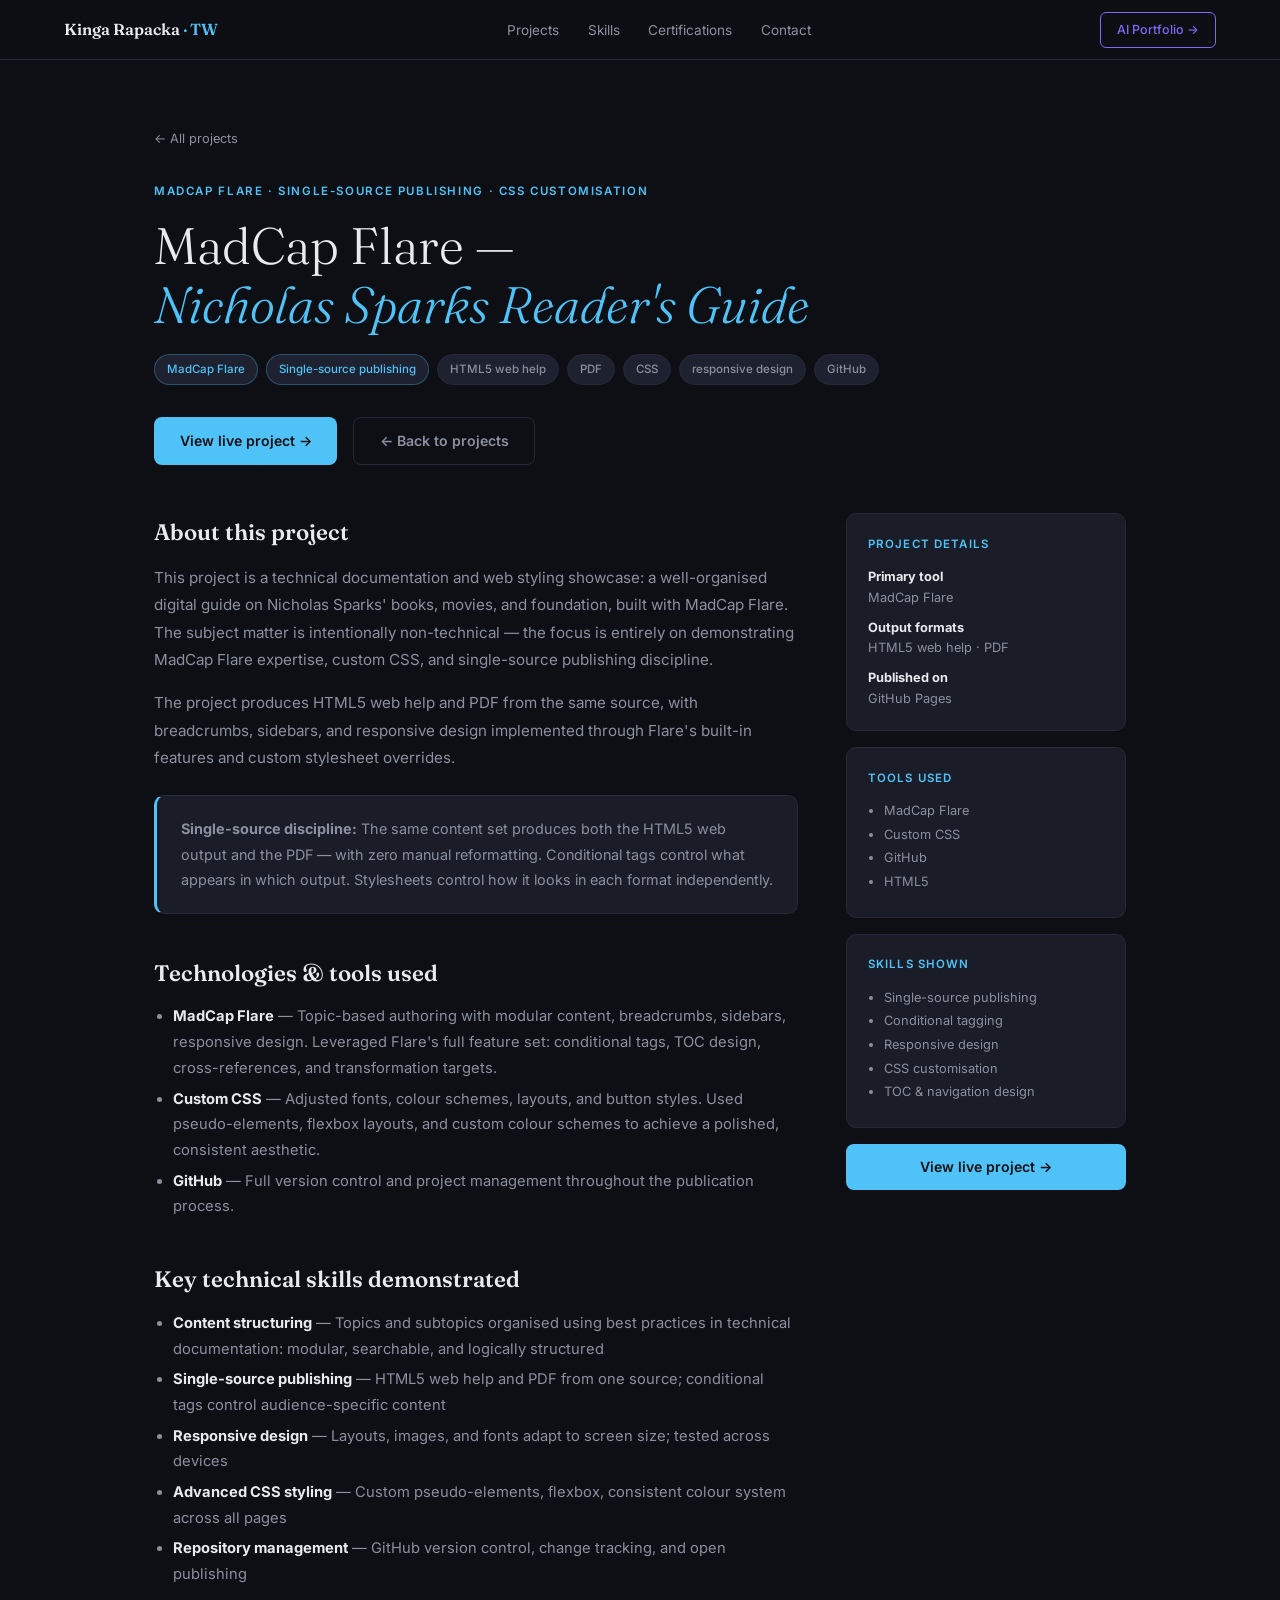
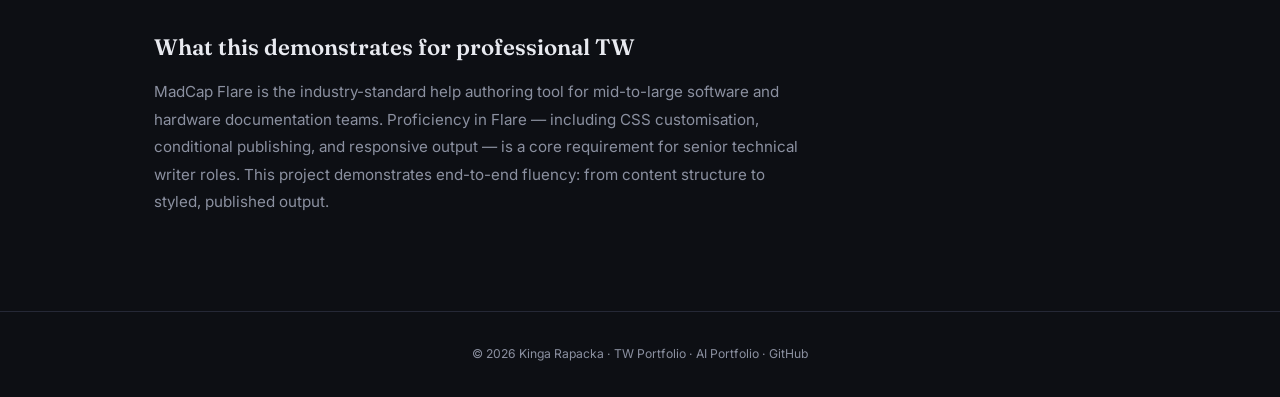
<file: projects/madcap.html>
<!DOCTYPE html>
<html lang="en">
<head>
  <meta charset="UTF-8" /><meta name="viewport" content="width=device-width, initial-scale=1.0" />
  <meta name="description" content="MadCap Flare Single-Source Publishing — Kinga Rapacka" />
  <title>MadCap Flare Project — Kinga Rapacka</title>
  <link rel="preconnect" href="https://fonts.googleapis.com" />
  <link rel="preconnect" href="https://fonts.gstatic.com" crossorigin />
  <link href="https://fonts.googleapis.com/css2?family=Inter:wght@300;400;500;600&family=Fraunces:ital,wght@0,300;0,600;1,300;1,600&display=swap" rel="stylesheet" />
  <link rel="stylesheet" href="../style.css" />
</head>
<body>
<nav>
  <a class="nav-logo" href="../index.html">Kinga Rapacka <span style="color:var(--accent)">· TW</span></a>
  <ul class="nav-links">
    <li><a href="../index.html#projects">Projects</a></li>
    <li><a href="../index.html#skills">Skills</a></li>
    <li><a href="../index.html#certifications">Certifications</a></li>
    <li><a href="../index.html#contact">Contact</a></li>
  </ul>
  <a class="nav-cta" href="https://kinrap.github.io/AI_Protfolio/index.html" target="_blank">AI Portfolio →</a>
</nav>

<div class="project-hero">
  <a class="back-link" href="../index.html">← All projects</a>
  <p class="eyebrow">MadCap Flare · Single-Source Publishing · CSS Customisation</p>
  <h1 class="page-title">MadCap Flare —<br><em>Nicholas Sparks Reader's Guide</em></h1>
  <div class="tags">
    <span class="tag accent">MadCap Flare</span><span class="tag accent">Single-source publishing</span>
    <span class="tag">HTML5 web help</span><span class="tag">PDF</span><span class="tag">CSS</span><span class="tag">responsive design</span><span class="tag">GitHub</span>
  </div>
  <div class="btn-row">
    <a class="btn btn-primary" href="https://kinrap.github.io/MadCapFL/Content/Home.htm" target="_blank">View live project →</a>
    <a class="btn btn-ghost" href="../index.html#projects">← Back to projects</a>
  </div>
</div>

<div class="project-body">
  <div class="project-content">

    <h2>About this project</h2>
    <p>This project is a technical documentation and web styling showcase: a well-organised digital guide on Nicholas Sparks' books, movies, and foundation, built with MadCap Flare. The subject matter is intentionally non-technical — the focus is entirely on demonstrating MadCap Flare expertise, custom CSS, and single-source publishing discipline.</p>
    <p>The project produces HTML5 web help and PDF from the same source, with breadcrumbs, sidebars, and responsive design implemented through Flare's built-in features and custom stylesheet overrides.</p>

    <div class="highlight-box">
      <p><strong>Single-source discipline:</strong> The same content set produces both the HTML5 web output and the PDF — with zero manual reformatting. Conditional tags control what appears in which output. Stylesheets control how it looks in each format independently.</p>
    </div>

    <h2>Technologies &amp; tools used</h2>
    <ul>
      <li><strong>MadCap Flare</strong> — Topic-based authoring with modular content, breadcrumbs, sidebars, responsive design. Leveraged Flare's full feature set: conditional tags, TOC design, cross-references, and transformation targets.</li>
      <li><strong>Custom CSS</strong> — Adjusted fonts, colour schemes, layouts, and button styles. Used pseudo-elements, flexbox layouts, and custom colour schemes to achieve a polished, consistent aesthetic.</li>
      <li><strong>GitHub</strong> — Full version control and project management throughout the publication process.</li>
    </ul>

    <h2>Key technical skills demonstrated</h2>
    <ul>
      <li><strong>Content structuring</strong> — Topics and subtopics organised using best practices in technical documentation: modular, searchable, and logically structured</li>
      <li><strong>Single-source publishing</strong> — HTML5 web help and PDF from one source; conditional tags control audience-specific content</li>
      <li><strong>Responsive design</strong> — Layouts, images, and fonts adapt to screen size; tested across devices</li>
      <li><strong>Advanced CSS styling</strong> — Custom pseudo-elements, flexbox, consistent colour system across all pages</li>
      <li><strong>Repository management</strong> — GitHub version control, change tracking, and open publishing</li>
    </ul>

    <h2>What this demonstrates for professional TW</h2>
    <p>MadCap Flare is the industry-standard help authoring tool for mid-to-large software and hardware documentation teams. Proficiency in Flare — including CSS customisation, conditional publishing, and responsive output — is a core requirement for senior technical writer roles. This project demonstrates end-to-end fluency: from content structure to styled, published output.</p>

  </div>

  <aside class="project-sidebar">
    <div class="sidebar-card">
      <h4>Project details</h4>
      <p><strong style="color:var(--text)">Primary tool</strong><br>MadCap Flare</p>
      <p style="margin-top:.6rem"><strong style="color:var(--text)">Output formats</strong><br>HTML5 web help · PDF</p>
      <p style="margin-top:.6rem"><strong style="color:var(--text)">Published on</strong><br>GitHub Pages</p>
    </div>
    <div class="sidebar-card">
      <h4>Tools used</h4>
      <ul>
        <li>MadCap Flare</li>
        <li>Custom CSS</li>
        <li>GitHub</li>
        <li>HTML5</li>
      </ul>
    </div>
    <div class="sidebar-card">
      <h4>Skills shown</h4>
      <ul>
        <li>Single-source publishing</li>
        <li>Conditional tagging</li>
        <li>Responsive design</li>
        <li>CSS customisation</li>
        <li>TOC &amp; navigation design</li>
      </ul>
    </div>
    <a class="btn btn-primary" href="https://kinrap.github.io/MadCapFL/Content/Home.htm" target="_blank" style="text-align:center;justify-content:center;">View live project →</a>
  </aside>
</div>

<footer>© 2026 Kinga Rapacka · <a href="../index.html">TW Portfolio</a> · <a href="https://kinrap.github.io/AI_Protfolio/index.html">AI Portfolio</a> · <a href="https://github.com/KinRap">GitHub</a></footer>
</body>
</html>
</file>
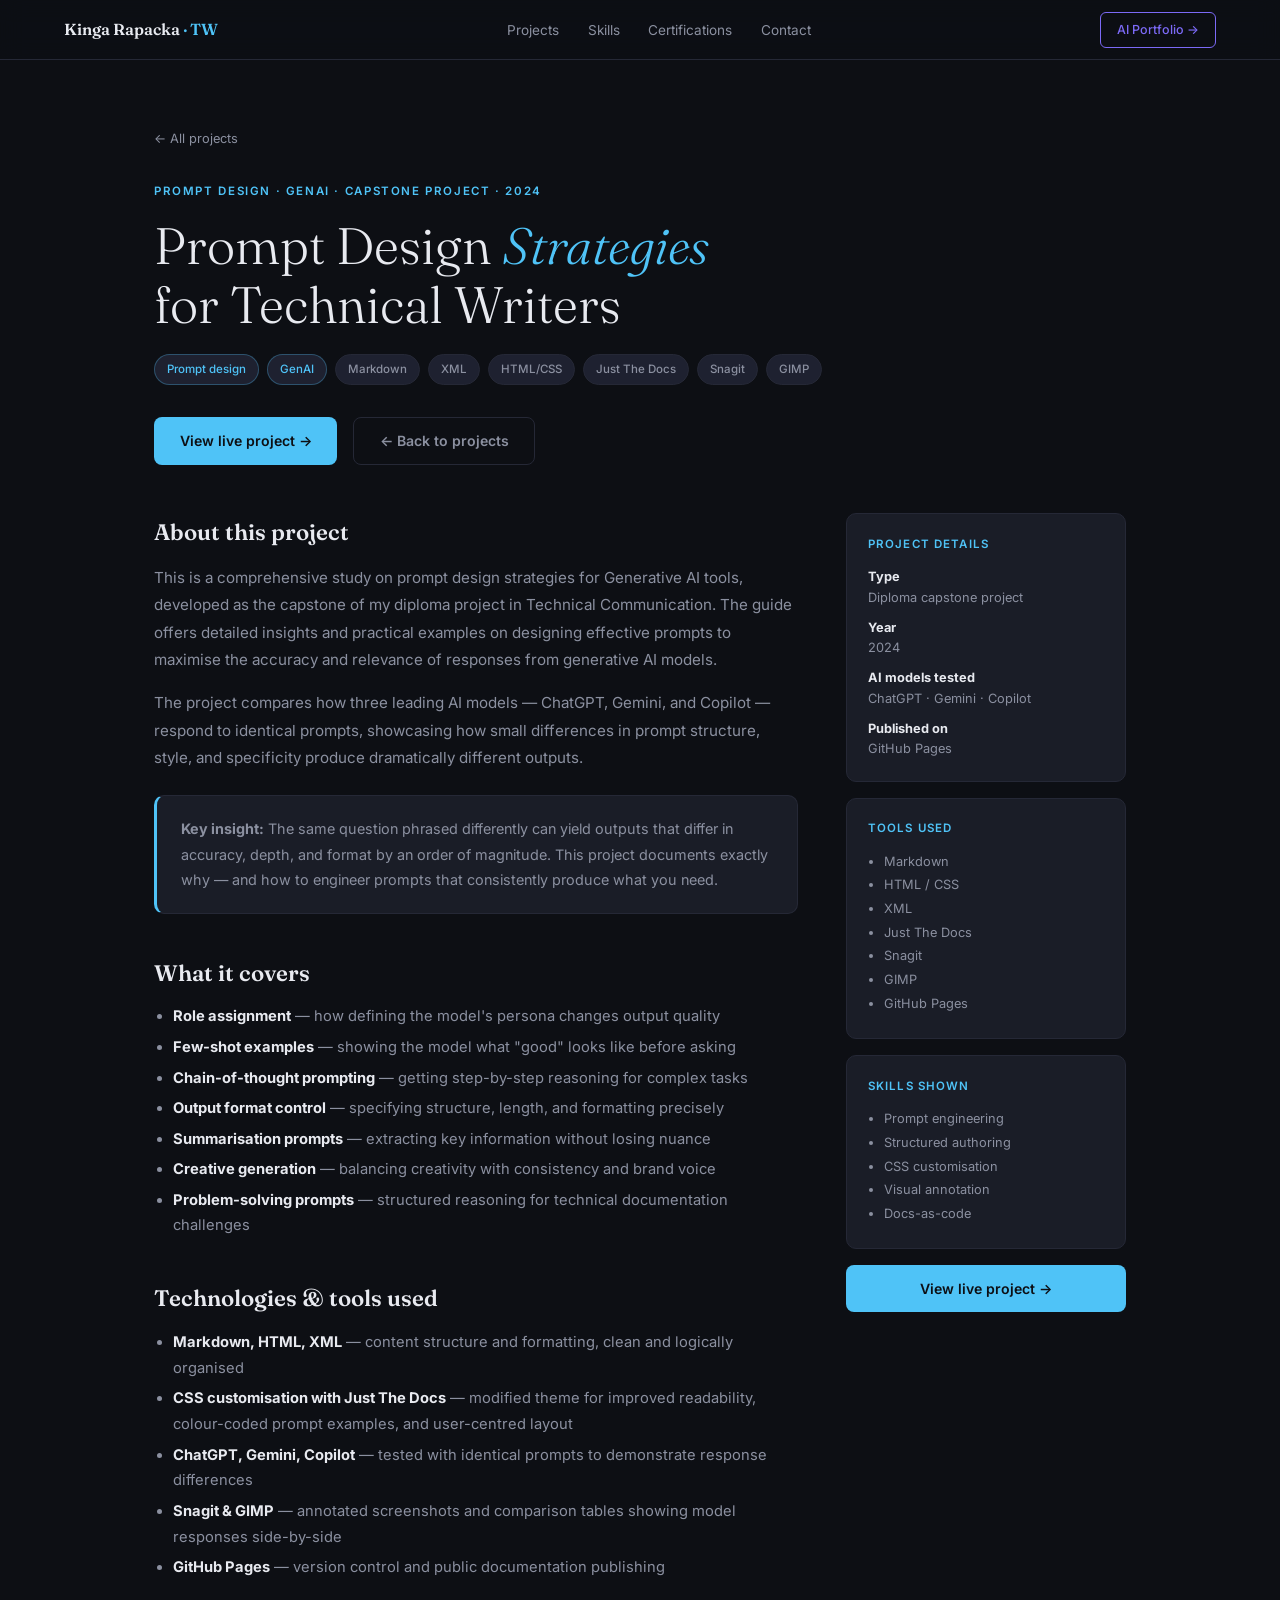
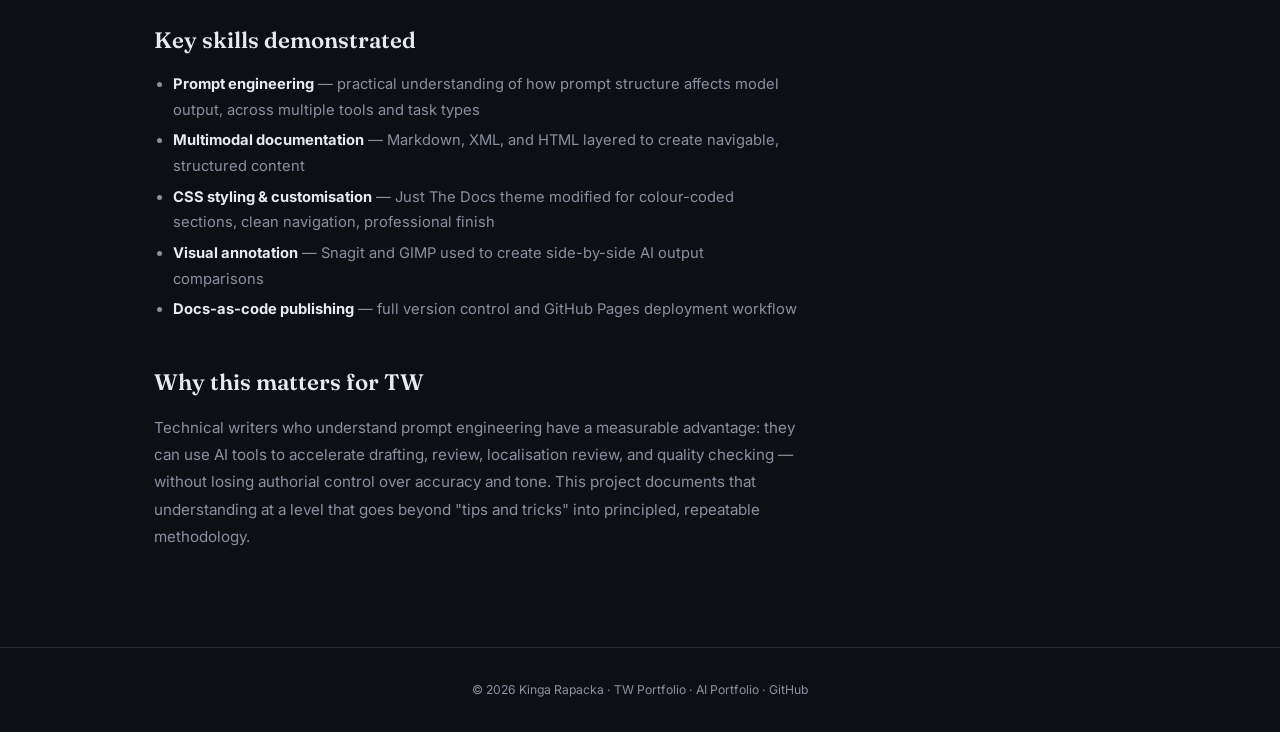
<file: projects/prompt-design.html>
<!DOCTYPE html>
<html lang="en">
<head>
  <meta charset="UTF-8" /><meta name="viewport" content="width=device-width, initial-scale=1.0" />
  <meta name="description" content="Prompt Design Strategies for Technical Writers — Kinga Rapacka" />
  <title>Prompt Design Strategies — Kinga Rapacka</title>
  <link rel="preconnect" href="https://fonts.googleapis.com" />
  <link rel="preconnect" href="https://fonts.gstatic.com" crossorigin />
  <link href="https://fonts.googleapis.com/css2?family=Inter:wght@300;400;500;600&family=Fraunces:ital,wght@0,300;0,600;1,300;1,600&display=swap" rel="stylesheet" />
  <link rel="stylesheet" href="../style.css" />
</head>
<body>
<nav>
  <a class="nav-logo" href="../index.html">Kinga Rapacka <span style="color:var(--accent)">· TW</span></a>
  <ul class="nav-links">
    <li><a href="../index.html#projects">Projects</a></li>
    <li><a href="../index.html#skills">Skills</a></li>
    <li><a href="../index.html#certifications">Certifications</a></li>
    <li><a href="../index.html#contact">Contact</a></li>
  </ul>
  <a class="nav-cta" href="https://kinrap.github.io/AI_Protfolio/index.html" target="_blank">AI Portfolio →</a>
</nav>

<div class="project-hero">
  <a class="back-link" href="../index.html">← All projects</a>
  <p class="eyebrow">Prompt Design · GenAI · Capstone project · 2024</p>
  <h1 class="page-title">Prompt Design <em>Strategies</em><br>for Technical Writers</h1>
  <div class="tags">
    <span class="tag accent">Prompt design</span><span class="tag accent">GenAI</span>
    <span class="tag">Markdown</span><span class="tag">XML</span><span class="tag">HTML/CSS</span>
    <span class="tag">Just The Docs</span><span class="tag">Snagit</span><span class="tag">GIMP</span>
  </div>
  <div class="btn-row">
    <a class="btn btn-primary" href="https://kinrap.github.io/GenerativeAIForTechWriters/Docs/WritingInstruction.html" target="_blank">View live project →</a>
    <a class="btn btn-ghost" href="../index.html#projects">← Back to projects</a>
  </div>
</div>

<div class="project-body">
  <div class="project-content">

    <h2>About this project</h2>
    <p>This is a comprehensive study on prompt design strategies for Generative AI tools, developed as the capstone of my diploma project in Technical Communication. The guide offers detailed insights and practical examples on designing effective prompts to maximise the accuracy and relevance of responses from generative AI models.</p>
    <p>The project compares how three leading AI models — ChatGPT, Gemini, and Copilot — respond to identical prompts, showcasing how small differences in prompt structure, style, and specificity produce dramatically different outputs.</p>

    <div class="highlight-box">
      <p><strong>Key insight:</strong> The same question phrased differently can yield outputs that differ in accuracy, depth, and format by an order of magnitude. This project documents exactly why — and how to engineer prompts that consistently produce what you need.</p>
    </div>

    <h2>What it covers</h2>
    <ul>
      <li><strong>Role assignment</strong> — how defining the model's persona changes output quality</li>
      <li><strong>Few-shot examples</strong> — showing the model what "good" looks like before asking</li>
      <li><strong>Chain-of-thought prompting</strong> — getting step-by-step reasoning for complex tasks</li>
      <li><strong>Output format control</strong> — specifying structure, length, and formatting precisely</li>
      <li><strong>Summarisation prompts</strong> — extracting key information without losing nuance</li>
      <li><strong>Creative generation</strong> — balancing creativity with consistency and brand voice</li>
      <li><strong>Problem-solving prompts</strong> — structured reasoning for technical documentation challenges</li>
    </ul>

    <h2>Technologies &amp; tools used</h2>
    <ul>
      <li><strong>Markdown, HTML, XML</strong> — content structure and formatting, clean and logically organised</li>
      <li><strong>CSS customisation with Just The Docs</strong> — modified theme for improved readability, colour-coded prompt examples, and user-centred layout</li>
      <li><strong>ChatGPT, Gemini, Copilot</strong> — tested with identical prompts to demonstrate response differences</li>
      <li><strong>Snagit &amp; GIMP</strong> — annotated screenshots and comparison tables showing model responses side-by-side</li>
      <li><strong>GitHub Pages</strong> — version control and public documentation publishing</li>
    </ul>

    <h2>Key skills demonstrated</h2>
    <ul>
      <li><strong>Prompt engineering</strong> — practical understanding of how prompt structure affects model output, across multiple tools and task types</li>
      <li><strong>Multimodal documentation</strong> — Markdown, XML, and HTML layered to create navigable, structured content</li>
      <li><strong>CSS styling &amp; customisation</strong> — Just The Docs theme modified for colour-coded sections, clean navigation, professional finish</li>
      <li><strong>Visual annotation</strong> — Snagit and GIMP used to create side-by-side AI output comparisons</li>
      <li><strong>Docs-as-code publishing</strong> — full version control and GitHub Pages deployment workflow</li>
    </ul>

    <h2>Why this matters for TW</h2>
    <p>Technical writers who understand prompt engineering have a measurable advantage: they can use AI tools to accelerate drafting, review, localisation review, and quality checking — without losing authorial control over accuracy and tone. This project documents that understanding at a level that goes beyond "tips and tricks" into principled, repeatable methodology.</p>

  </div>

  <aside class="project-sidebar">
    <div class="sidebar-card">
      <h4>Project details</h4>
      <p><strong style="color:var(--text)">Type</strong><br>Diploma capstone project</p>
      <p style="margin-top:.6rem"><strong style="color:var(--text)">Year</strong><br>2024</p>
      <p style="margin-top:.6rem"><strong style="color:var(--text)">AI models tested</strong><br>ChatGPT · Gemini · Copilot</p>
      <p style="margin-top:.6rem"><strong style="color:var(--text)">Published on</strong><br>GitHub Pages</p>
    </div>
    <div class="sidebar-card">
      <h4>Tools used</h4>
      <ul>
        <li>Markdown</li><li>HTML / CSS</li><li>XML</li>
        <li>Just The Docs</li><li>Snagit</li><li>GIMP</li>
        <li>GitHub Pages</li>
      </ul>
    </div>
    <div class="sidebar-card">
      <h4>Skills shown</h4>
      <ul>
        <li>Prompt engineering</li>
        <li>Structured authoring</li>
        <li>CSS customisation</li>
        <li>Visual annotation</li>
        <li>Docs-as-code</li>
      </ul>
    </div>
    <a class="btn btn-primary" href="https://kinrap.github.io/GenerativeAIForTechWriters/Docs/WritingInstruction.html" target="_blank" style="text-align:center;justify-content:center;">View live project →</a>
  </aside>
</div>

<footer>© 2026 Kinga Rapacka · <a href="../index.html">TW Portfolio</a> · <a href="https://kinrap.github.io/AI_Protfolio/index.html">AI Portfolio</a> · <a href="https://github.com/KinRap">GitHub</a></footer>
<script>
  const obs = new IntersectionObserver(es => es.forEach(e => { if(e.isIntersecting){e.target.classList.add('visible');obs.unobserve(e.target);} }), {threshold:.1});
  document.querySelectorAll('.reveal').forEach(el => obs.observe(el));
</script>
</body>
</html>
</file>
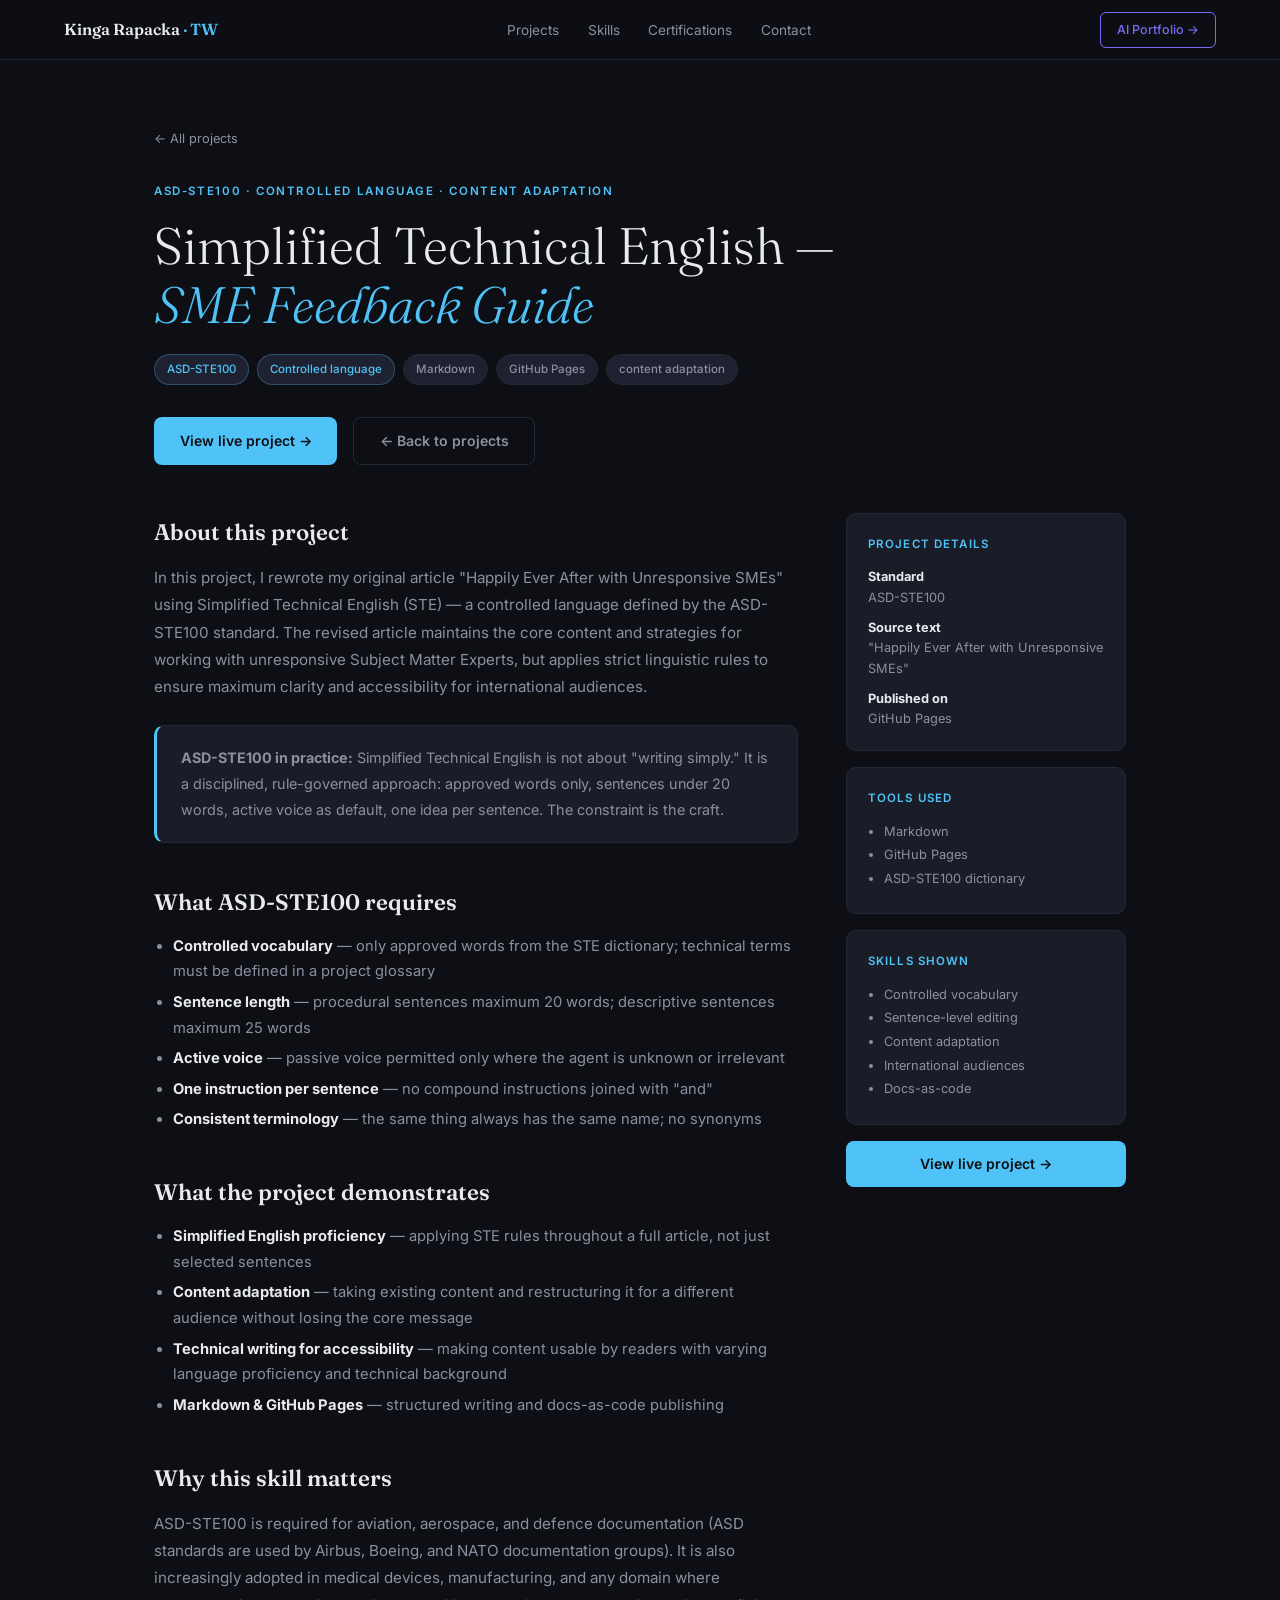
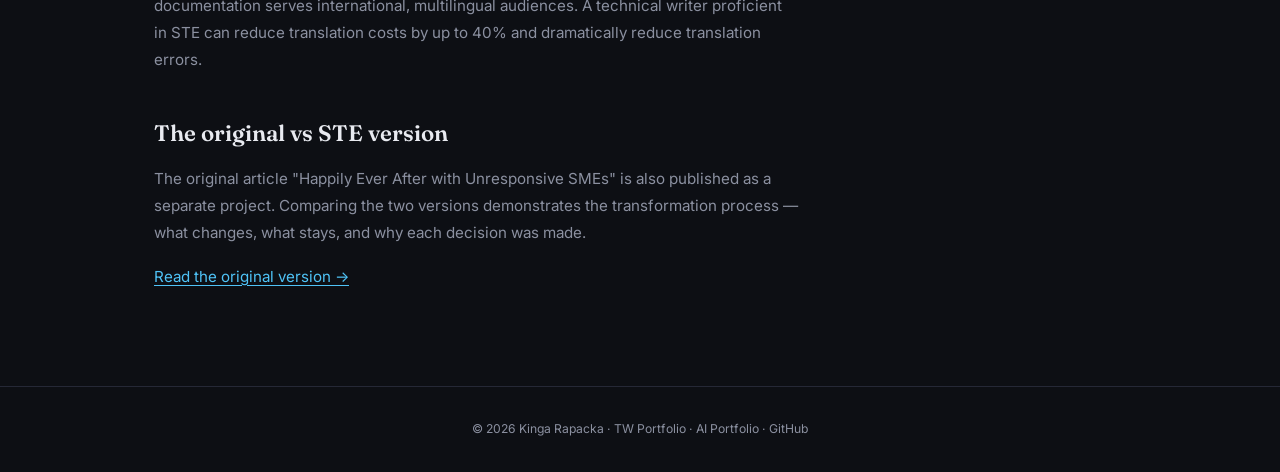
<file: projects/simplified-english.html>
<!DOCTYPE html>
<html lang="en">
<head>
  <meta charset="UTF-8" /><meta name="viewport" content="width=device-width, initial-scale=1.0" />
  <meta name="description" content="Simplified Technical English ASD-STE100 — Kinga Rapacka" />
  <title>Simplified Technical English — Kinga Rapacka</title>
  <link rel="preconnect" href="https://fonts.googleapis.com" />
  <link rel="preconnect" href="https://fonts.gstatic.com" crossorigin />
  <link href="https://fonts.googleapis.com/css2?family=Inter:wght@300;400;500;600&family=Fraunces:ital,wght@0,300;0,600;1,300;1,600&display=swap" rel="stylesheet" />
  <link rel="stylesheet" href="../style.css" />
</head>
<body>
<nav>
  <a class="nav-logo" href="../index.html">Kinga Rapacka <span style="color:var(--accent)">· TW</span></a>
  <ul class="nav-links">
    <li><a href="../index.html#projects">Projects</a></li>
    <li><a href="../index.html#skills">Skills</a></li>
    <li><a href="../index.html#certifications">Certifications</a></li>
    <li><a href="../index.html#contact">Contact</a></li>
  </ul>
  <a class="nav-cta" href="https://kinrap.github.io/AI_Protfolio/index.html" target="_blank">AI Portfolio →</a>
</nav>

<div class="project-hero">
  <a class="back-link" href="../index.html">← All projects</a>
  <p class="eyebrow">ASD-STE100 · Controlled Language · Content Adaptation</p>
  <h1 class="page-title">Simplified Technical English —<br><em>SME Feedback Guide</em></h1>
  <div class="tags">
    <span class="tag accent">ASD-STE100</span><span class="tag accent">Controlled language</span>
    <span class="tag">Markdown</span><span class="tag">GitHub Pages</span><span class="tag">content adaptation</span>
  </div>
  <div class="btn-row">
    <a class="btn btn-primary" href="https://kinrap.github.io/simplified-english/" target="_blank">View live project →</a>
    <a class="btn btn-ghost" href="../index.html#projects">← Back to projects</a>
  </div>
</div>

<div class="project-body">
  <div class="project-content">

    <h2>About this project</h2>
    <p>In this project, I rewrote my original article "Happily Ever After with Unresponsive SMEs" using Simplified Technical English (STE) — a controlled language defined by the ASD-STE100 standard. The revised article maintains the core content and strategies for working with unresponsive Subject Matter Experts, but applies strict linguistic rules to ensure maximum clarity and accessibility for international audiences.</p>

    <div class="highlight-box">
      <p><strong>ASD-STE100 in practice:</strong> Simplified Technical English is not about "writing simply." It is a disciplined, rule-governed approach: approved words only, sentences under 20 words, active voice as default, one idea per sentence. The constraint is the craft.</p>
    </div>

    <h2>What ASD-STE100 requires</h2>
    <ul>
      <li><strong>Controlled vocabulary</strong> — only approved words from the STE dictionary; technical terms must be defined in a project glossary</li>
      <li><strong>Sentence length</strong> — procedural sentences maximum 20 words; descriptive sentences maximum 25 words</li>
      <li><strong>Active voice</strong> — passive voice permitted only where the agent is unknown or irrelevant</li>
      <li><strong>One instruction per sentence</strong> — no compound instructions joined with "and"</li>
      <li><strong>Consistent terminology</strong> — the same thing always has the same name; no synonyms</li>
    </ul>

    <h2>What the project demonstrates</h2>
    <ul>
      <li><strong>Simplified English proficiency</strong> — applying STE rules throughout a full article, not just selected sentences</li>
      <li><strong>Content adaptation</strong> — taking existing content and restructuring it for a different audience without losing the core message</li>
      <li><strong>Technical writing for accessibility</strong> — making content usable by readers with varying language proficiency and technical background</li>
      <li><strong>Markdown &amp; GitHub Pages</strong> — structured writing and docs-as-code publishing</li>
    </ul>

    <h2>Why this skill matters</h2>
    <p>ASD-STE100 is required for aviation, aerospace, and defence documentation (ASD standards are used by Airbus, Boeing, and NATO documentation groups). It is also increasingly adopted in medical devices, manufacturing, and any domain where documentation serves international, multilingual audiences. A technical writer proficient in STE can reduce translation costs by up to 40% and dramatically reduce translation errors.</p>

    <h2>The original vs STE version</h2>
    <p>The original article "Happily Ever After with Unresponsive SMEs" is also published as a separate project. Comparing the two versions demonstrates the transformation process — what changes, what stays, and why each decision was made.</p>
    <p><a href="unresponsive-sme.html">Read the original version →</a></p>

  </div>

  <aside class="project-sidebar">
    <div class="sidebar-card">
      <h4>Project details</h4>
      <p><strong style="color:var(--text)">Standard</strong><br>ASD-STE100</p>
      <p style="margin-top:.6rem"><strong style="color:var(--text)">Source text</strong><br>"Happily Ever After with Unresponsive SMEs"</p>
      <p style="margin-top:.6rem"><strong style="color:var(--text)">Published on</strong><br>GitHub Pages</p>
    </div>
    <div class="sidebar-card">
      <h4>Tools used</h4>
      <ul><li>Markdown</li><li>GitHub Pages</li><li>ASD-STE100 dictionary</li></ul>
    </div>
    <div class="sidebar-card">
      <h4>Skills shown</h4>
      <ul>
        <li>Controlled vocabulary</li>
        <li>Sentence-level editing</li>
        <li>Content adaptation</li>
        <li>International audiences</li>
        <li>Docs-as-code</li>
      </ul>
    </div>
    <a class="btn btn-primary" href="https://kinrap.github.io/simplified-english/" target="_blank" style="text-align:center;justify-content:center;">View live project →</a>
  </aside>
</div>

<footer>© 2026 Kinga Rapacka · <a href="../index.html">TW Portfolio</a> · <a href="https://kinrap.github.io/AI_Protfolio/index.html">AI Portfolio</a> · <a href="https://github.com/KinRap">GitHub</a></footer>
</body>
</html>
</file>
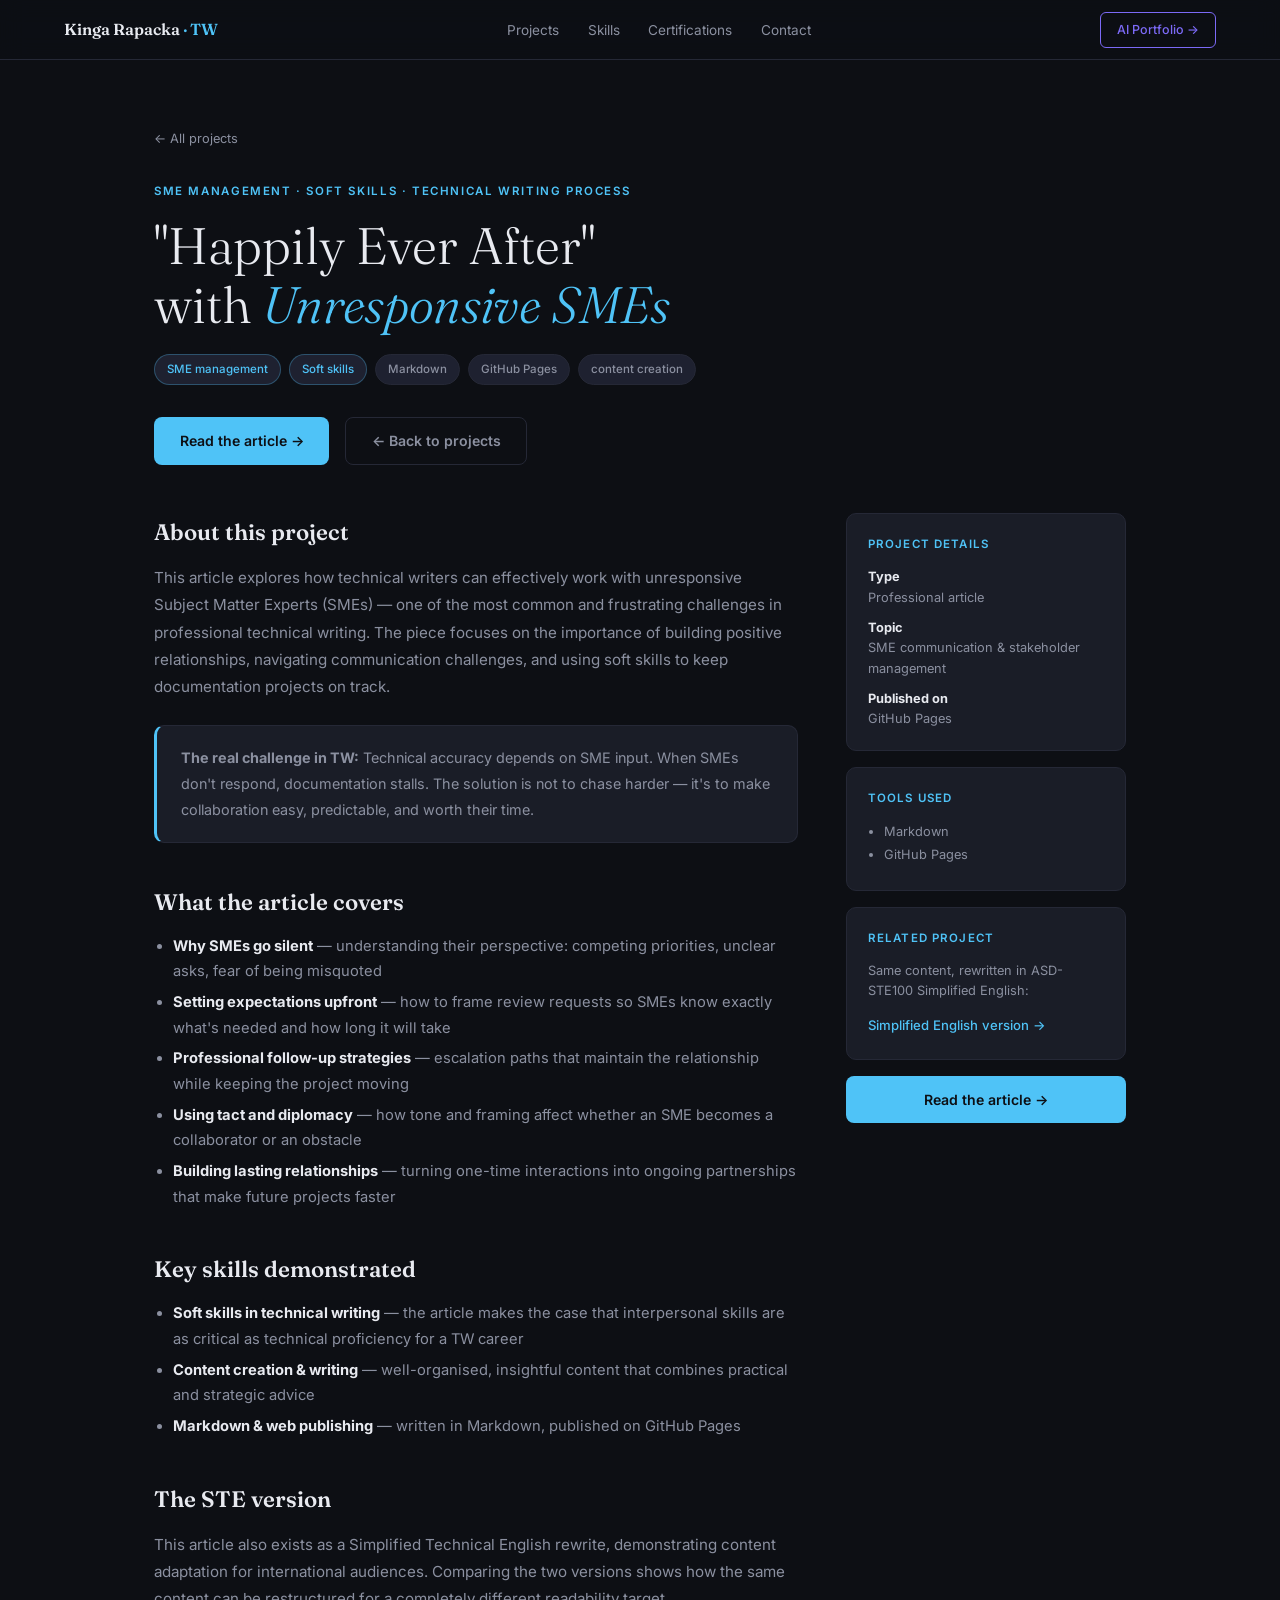
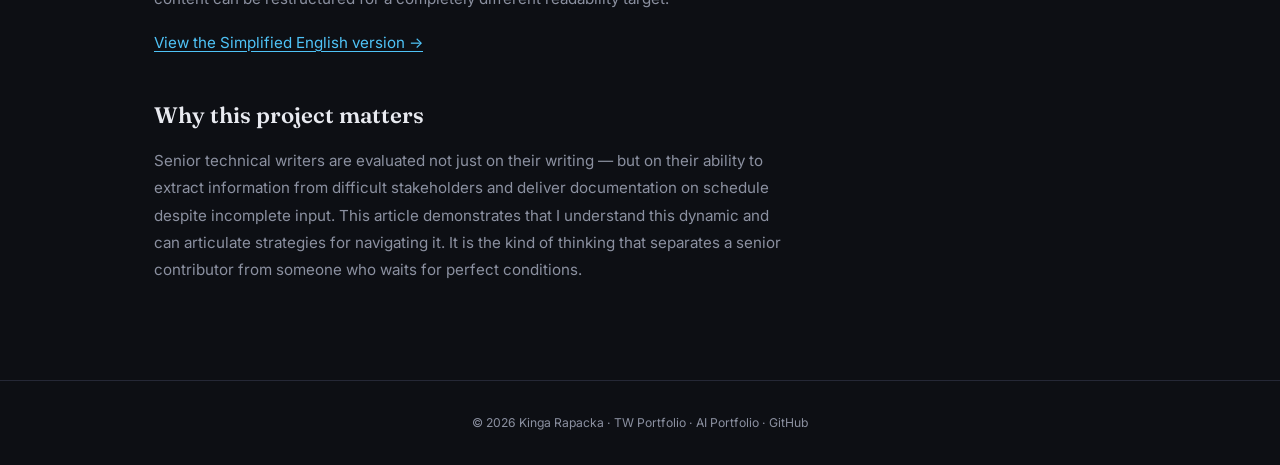
<file: projects/unresponsive-sme.html>
<!DOCTYPE html>
<html lang="en">
<head>
  <meta charset="UTF-8" /><meta name="viewport" content="width=device-width, initial-scale=1.0" />
  <meta name="description" content="Happily Ever After with Unresponsive SMEs — Kinga Rapacka" />
  <title>Unresponsive SME — Kinga Rapacka</title>
  <link rel="preconnect" href="https://fonts.googleapis.com" />
  <link rel="preconnect" href="https://fonts.gstatic.com" crossorigin />
  <link href="https://fonts.googleapis.com/css2?family=Inter:wght@300;400;500;600&family=Fraunces:ital,wght@0,300;0,600;1,300;1,600&display=swap" rel="stylesheet" />
  <link rel="stylesheet" href="../style.css" />
</head>
<body>
<nav>
  <a class="nav-logo" href="../index.html">Kinga Rapacka <span style="color:var(--accent)">· TW</span></a>
  <ul class="nav-links">
    <li><a href="../index.html#projects">Projects</a></li>
    <li><a href="../index.html#skills">Skills</a></li>
    <li><a href="../index.html#certifications">Certifications</a></li>
    <li><a href="../index.html#contact">Contact</a></li>
  </ul>
  <a class="nav-cta" href="https://kinrap.github.io/AI_Protfolio/index.html" target="_blank">AI Portfolio →</a>
</nav>

<div class="project-hero">
  <a class="back-link" href="../index.html">← All projects</a>
  <p class="eyebrow">SME Management · Soft Skills · Technical Writing Process</p>
  <h1 class="page-title">"Happily Ever After"<br>with <em>Unresponsive SMEs</em></h1>
  <div class="tags">
    <span class="tag accent">SME management</span><span class="tag accent">Soft skills</span>
    <span class="tag">Markdown</span><span class="tag">GitHub Pages</span><span class="tag">content creation</span>
  </div>
  <div class="btn-row">
    <a class="btn btn-primary" href="https://kinrap.github.io/UNSME/" target="_blank">Read the article →</a>
    <a class="btn btn-ghost" href="../index.html#projects">← Back to projects</a>
  </div>
</div>

<div class="project-body">
  <div class="project-content">

    <h2>About this project</h2>
    <p>This article explores how technical writers can effectively work with unresponsive Subject Matter Experts (SMEs) — one of the most common and frustrating challenges in professional technical writing. The piece focuses on the importance of building positive relationships, navigating communication challenges, and using soft skills to keep documentation projects on track.</p>

    <div class="highlight-box">
      <p><strong>The real challenge in TW:</strong> Technical accuracy depends on SME input. When SMEs don't respond, documentation stalls. The solution is not to chase harder — it's to make collaboration easy, predictable, and worth their time.</p>
    </div>

    <h2>What the article covers</h2>
    <ul>
      <li><strong>Why SMEs go silent</strong> — understanding their perspective: competing priorities, unclear asks, fear of being misquoted</li>
      <li><strong>Setting expectations upfront</strong> — how to frame review requests so SMEs know exactly what's needed and how long it will take</li>
      <li><strong>Professional follow-up strategies</strong> — escalation paths that maintain the relationship while keeping the project moving</li>
      <li><strong>Using tact and diplomacy</strong> — how tone and framing affect whether an SME becomes a collaborator or an obstacle</li>
      <li><strong>Building lasting relationships</strong> — turning one-time interactions into ongoing partnerships that make future projects faster</li>
    </ul>

    <h2>Key skills demonstrated</h2>
    <ul>
      <li><strong>Soft skills in technical writing</strong> — the article makes the case that interpersonal skills are as critical as technical proficiency for a TW career</li>
      <li><strong>Content creation &amp; writing</strong> — well-organised, insightful content that combines practical and strategic advice</li>
      <li><strong>Markdown &amp; web publishing</strong> — written in Markdown, published on GitHub Pages</li>
    </ul>

    <h2>The STE version</h2>
    <p>This article also exists as a Simplified Technical English rewrite, demonstrating content adaptation for international audiences. Comparing the two versions shows how the same content can be restructured for a completely different readability target.</p>
    <p><a href="simplified-english.html">View the Simplified English version →</a></p>

    <h2>Why this project matters</h2>
    <p>Senior technical writers are evaluated not just on their writing — but on their ability to extract information from difficult stakeholders and deliver documentation on schedule despite incomplete input. This article demonstrates that I understand this dynamic and can articulate strategies for navigating it. It is the kind of thinking that separates a senior contributor from someone who waits for perfect conditions.</p>

  </div>

  <aside class="project-sidebar">
    <div class="sidebar-card">
      <h4>Project details</h4>
      <p><strong style="color:var(--text)">Type</strong><br>Professional article</p>
      <p style="margin-top:.6rem"><strong style="color:var(--text)">Topic</strong><br>SME communication &amp; stakeholder management</p>
      <p style="margin-top:.6rem"><strong style="color:var(--text)">Published on</strong><br>GitHub Pages</p>
    </div>
    <div class="sidebar-card">
      <h4>Tools used</h4>
      <ul><li>Markdown</li><li>GitHub Pages</li></ul>
    </div>
    <div class="sidebar-card">
      <h4>Related project</h4>
      <p style="font-size:.8rem;color:var(--muted);margin-bottom:.6rem">Same content, rewritten in ASD-STE100 Simplified English:</p>
      <a href="simplified-english.html" style="font-size:.82rem;color:var(--accent);font-weight:500;">Simplified English version →</a>
    </div>
    <a class="btn btn-primary" href="https://kinrap.github.io/UNSME/" target="_blank" style="text-align:center;justify-content:center;">Read the article →</a>
  </aside>
</div>

<footer>© 2026 Kinga Rapacka · <a href="../index.html">TW Portfolio</a> · <a href="https://kinrap.github.io/AI_Protfolio/index.html">AI Portfolio</a> · <a href="https://github.com/KinRap">GitHub</a></footer>
</body>
</html>
</file>
<file: style.css>
/* ── TOKENS ── */
:root {
  --bg:        #0d0f14;
  --bg-mid:    #13161e;
  --bg-card:   #1a1d27;
  --border:    #252836;
  --accent:    #4fc3f7;
  --accent-2:  #7c6af7;
  --text:      #e8eaf0;
  --muted:     #8b90a0;
  --tag-bg:    #1e2130;
  --radius:    10px;
  --ff-display: 'Fraunces', serif;
  --ff-body:    'Inter', sans-serif;
  --max-w:     1100px;
}

/* ── RESET ── */
*, *::before, *::after { box-sizing: border-box; margin: 0; padding: 0; }
html { scroll-behavior: smooth; }
body { background: var(--bg); color: var(--text); font-family: var(--ff-body); font-size: 16px; line-height: 1.7; -webkit-font-smoothing: antialiased; }
a { color: inherit; text-decoration: none; }
img { max-width: 100%; display: block; border-radius: var(--radius); }

/* ── NAV ── */
nav {
  position: sticky; top: 0; z-index: 100;
  display: flex; align-items: center; justify-content: space-between;
  padding: 0 clamp(1.5rem, 5vw, 4rem); height: 60px;
  background: rgba(13,15,20,.9); backdrop-filter: blur(12px);
  border-bottom: 1px solid var(--border);
}
.nav-logo { font-family: var(--ff-display); font-weight: 600; font-size: 1rem; color: var(--text); }
.nav-logo span { color: var(--accent); }
.nav-links { display: flex; gap: 1.8rem; list-style: none; }
.nav-links a { font-size: .85rem; color: var(--muted); transition: color .2s; }
.nav-links a:hover, .nav-links a.active { color: var(--text); }
.nav-cta { font-size: .78rem; font-weight: 500; padding: .4rem 1rem; border: 1px solid var(--accent-2); border-radius: 6px; color: var(--accent-2); transition: background .2s, color .2s; }
.nav-cta:hover { background: var(--accent-2); color: #fff; }

/* ── LAYOUT ── */
.page-wrap { max-width: var(--max-w); margin: 0 auto; padding: 5rem clamp(1.5rem, 5vw, 4rem); }
.full-bleed { background: var(--bg-mid); border-top: 1px solid var(--border); border-bottom: 1px solid var(--border); }
.full-bleed .page-wrap { padding-top: 3rem; padding-bottom: 3rem; }

/* ── TYPOGRAPHY ── */
.eyebrow { font-size: .72rem; font-weight: 600; letter-spacing: .14em; text-transform: uppercase; color: var(--accent); margin-bottom: 1rem; }
.page-title { font-family: var(--ff-display); font-size: clamp(2rem, 4vw, 3.2rem); font-weight: 300; line-height: 1.15; margin-bottom: 1.2rem; }
.page-title em { font-style: italic; color: var(--accent); }
.lead { color: var(--muted); font-size: 1.05rem; line-height: 1.75; max-width: 640px; margin-bottom: 2.5rem; }

/* ── TAGS ── */
.tags { display: flex; flex-wrap: wrap; gap: .5rem; margin-bottom: 1.5rem; }
.tag { font-size: .72rem; font-weight: 500; padding: .28rem .75rem; border-radius: 20px; background: var(--tag-bg); border: 1px solid var(--border); color: var(--muted); }
.tag.accent { border-color: rgba(79,195,247,.3); color: var(--accent); }

/* ── BUTTONS ── */
.btn { display: inline-flex; align-items: center; gap: .4rem; padding: .7rem 1.6rem; border-radius: 8px; font-size: .88rem; font-weight: 600; transition: all .2s; }
.btn-primary { background: var(--accent); color: var(--bg); }
.btn-primary:hover { opacity: .88; }
.btn-ghost { border: 1px solid var(--border); color: var(--muted); }
.btn-ghost:hover { border-color: var(--accent); color: var(--accent); }
.btn-row { display: flex; gap: 1rem; flex-wrap: wrap; margin-top: 2rem; }

/* ── PROJECT CARD (homepage grid) ── */
.projects-grid { display: grid; grid-template-columns: repeat(auto-fill, minmax(300px, 1fr)); gap: 1.5rem; margin-top: 1rem; }
.project-card { background: var(--bg-card); border: 1px solid var(--border); border-radius: var(--radius); padding: 1.8rem; display: flex; flex-direction: column; gap: .9rem; transition: border-color .25s, transform .25s; }
.project-card:hover { border-color: var(--accent); transform: translateY(-3px); }
.project-card.featured { grid-column: 1/-1; flex-direction: row; gap: 2.5rem; align-items: flex-start; }
.featured-body { flex: 1; display: flex; flex-direction: column; gap: .9rem; }
.featured-meta { min-width: 190px; display: flex; flex-direction: column; gap: .8rem; padding-top: .2rem; }
.meta-row { font-size: .78rem; color: var(--muted); }
.meta-row strong { display: block; color: var(--text); margin-bottom: .1rem; font-size: .8rem; }
.card-eyebrow { font-size: .68rem; font-weight: 600; letter-spacing: .1em; text-transform: uppercase; color: var(--accent); }
.card-title { font-family: var(--ff-display); font-size: 1.15rem; font-weight: 600; line-height: 1.3; }
.card-desc { font-size: .875rem; color: var(--muted); line-height: 1.65; flex: 1; }
.card-link { font-size: .82rem; font-weight: 500; color: var(--accent); display: inline-flex; align-items: center; gap: .3rem; transition: gap .2s; }
.card-link:hover { gap: .55rem; }

/* ── PROJECT PAGE ── */
.project-hero { padding: 4rem clamp(1.5rem, 5vw, 4rem) 3rem; max-width: var(--max-w); margin: 0 auto; }
.back-link { font-size: .8rem; color: var(--muted); display: inline-flex; align-items: center; gap: .3rem; margin-bottom: 2rem; transition: color .2s; }
.back-link:hover { color: var(--accent); }
.project-body { max-width: var(--max-w); margin: 0 auto; padding: 0 clamp(1.5rem, 5vw, 4rem) 5rem; display: grid; grid-template-columns: 1fr 280px; gap: 3rem; align-items: start; }
.project-content h2 { font-family: var(--ff-display); font-size: 1.4rem; font-weight: 600; margin: 2.5rem 0 .8rem; color: var(--text); }
.project-content h2:first-child { margin-top: 0; }
.project-content p { font-size: .95rem; color: var(--muted); line-height: 1.8; margin-bottom: 1rem; }
.project-content a { color: var(--accent); text-decoration: underline; text-underline-offset: 3px; }
.project-content ul { margin: .5rem 0 1.2rem 1.2rem; }
.project-content ul li { font-size: .92rem; color: var(--muted); line-height: 1.75; margin-bottom: .3rem; }
.project-content ul li strong { color: var(--text); }
.project-content .highlight-box { background: var(--bg-card); border: 1px solid var(--border); border-left: 3px solid var(--accent); border-radius: var(--radius); padding: 1.2rem 1.5rem; margin: 1.5rem 0; }
.project-content .highlight-box p { margin: 0; font-size: .9rem; }
.project-sidebar { position: sticky; top: 80px; display: flex; flex-direction: column; gap: 1rem; }
.sidebar-card { background: var(--bg-card); border: 1px solid var(--border); border-radius: var(--radius); padding: 1.3rem; }
.sidebar-card h4 { font-size: .72rem; font-weight: 600; letter-spacing: .1em; text-transform: uppercase; color: var(--accent); margin-bottom: .8rem; }
.sidebar-card p, .sidebar-card li { font-size: .8rem; color: var(--muted); line-height: 1.6; }
.sidebar-card ul { margin-left: 1rem; }
.sidebar-card li { margin-bottom: .2rem; }
.project-img { width: 100%; border-radius: var(--radius); border: 1px solid var(--border); margin: 1.5rem 0; }

/* ── SKILLS GRID ── */
.skills-grid { display: grid; grid-template-columns: repeat(auto-fill, minmax(250px, 1fr)); gap: 1.2rem; }
.skill-card { background: var(--bg-card); border: 1px solid var(--border); border-radius: var(--radius); padding: 1.4rem; }
.skill-icon { font-size: 1.4rem; margin-bottom: .5rem; }
.skill-name { font-weight: 600; font-size: .92rem; margin-bottom: .35rem; }
.skill-desc { font-size: .8rem; color: var(--muted); line-height: 1.6; }
.skill-level { display: inline-block; margin-top: .7rem; font-size: .67rem; font-weight: 600; letter-spacing: .08em; text-transform: uppercase; color: var(--accent); }

/* ── CERTS GRID ── */
.certs-grid { display: grid; grid-template-columns: repeat(auto-fill, minmax(230px, 1fr)); gap: 1rem; }
.cert-card { background: var(--bg-card); border: 1px solid var(--border); border-radius: var(--radius); padding: 1.1rem 1.3rem; transition: border-color .2s; }
.cert-card:hover { border-color: var(--accent); }
.cert-card.featured { border-color: rgba(79,195,247,.3); background: linear-gradient(135deg, rgba(79,195,247,.05), var(--bg-card)); }
.cert-year { font-size: .68rem; font-weight: 600; letter-spacing: .08em; text-transform: uppercase; color: var(--accent); margin-bottom: .35rem; }
.cert-name { font-size: .87rem; font-weight: 600; color: var(--text); line-height: 1.3; margin-bottom: .25rem; }
.cert-issuer { font-size: .73rem; color: var(--muted); line-height: 1.4; }

/* ── STATS ── */
.stats-row { display: grid; grid-template-columns: repeat(auto-fit, minmax(140px, 1fr)); gap: 2rem; }
.stat { text-align: center; }
.stat-num { font-family: var(--ff-display); font-size: 2.2rem; font-weight: 600; color: var(--accent); line-height: 1; }
.stat-label { font-size: .74rem; color: var(--muted); margin-top: .35rem; text-transform: uppercase; letter-spacing: .06em; }

/* ── BRIDGE ── */
.bridge { background: linear-gradient(135deg, rgba(124,106,247,.07), rgba(79,195,247,.07)); border: 1px solid rgba(124,106,247,.2); border-radius: var(--radius); padding: 2.5rem 3rem; display: flex; align-items: center; justify-content: space-between; gap: 2rem; flex-wrap: wrap; }
.bridge h3 { font-family: var(--ff-display); font-size: 1.35rem; font-weight: 300; margin-bottom: .4rem; }
.bridge h3 em { font-style: italic; color: var(--accent-2); }
.bridge p { font-size: .88rem; color: var(--muted); max-width: 460px; }
.bridge-btn { padding: .7rem 1.5rem; border: 1px solid var(--accent-2); border-radius: 8px; color: var(--accent-2); font-size: .83rem; font-weight: 500; white-space: nowrap; transition: background .2s, color .2s; }
.bridge-btn:hover { background: var(--accent-2); color: #fff; }

/* ── CONTACT ── */
.contact-box { background: var(--bg-mid); border: 1px solid var(--border); border-radius: var(--radius); padding: 3rem; text-align: center; }
.contact-box h2 { font-family: var(--ff-display); font-size: clamp(1.5rem, 3vw, 2.2rem); font-weight: 300; margin-bottom: .8rem; }
.contact-box h2 em { font-style: italic; color: var(--accent); }
.contact-box p { color: var(--muted); margin-bottom: 2rem; }
.contact-links { display: flex; justify-content: center; flex-wrap: wrap; gap: 1rem; }
.contact-link { padding: .6rem 1.3rem; border: 1px solid var(--border); border-radius: 8px; font-size: .83rem; color: var(--muted); transition: border-color .2s, color .2s; }
.contact-link:hover { border-color: var(--accent); color: var(--accent); }
.contact-link.primary { background: var(--accent); border-color: var(--accent); color: var(--bg); font-weight: 600; }
.contact-link.primary:hover { opacity: .88; color: var(--bg); }

/* ── FOOTER ── */
footer { border-top: 1px solid var(--border); text-align: center; padding: 2rem; font-size: .76rem; color: var(--muted); }
footer a { color: var(--muted); transition: color .2s; }
footer a:hover { color: var(--text); }

/* ── REVEAL ANIMATION ── */
.reveal { opacity: 0; transform: translateY(20px); transition: opacity .5s ease, transform .5s ease; }
.reveal.visible { opacity: 1; transform: none; }

/* ── RESPONSIVE ── */
@media (max-width: 900px) {
  .project-card.featured { flex-direction: column; }
  .featured-meta { min-width: auto; flex-direction: row; flex-wrap: wrap; gap: 1rem; }
  .project-body { grid-template-columns: 1fr; }
  .project-sidebar { position: static; }
}
@media (max-width: 680px) {
  .nav-links { display: none; }
  .bridge { flex-direction: column; text-align: center; }
}
</file>
